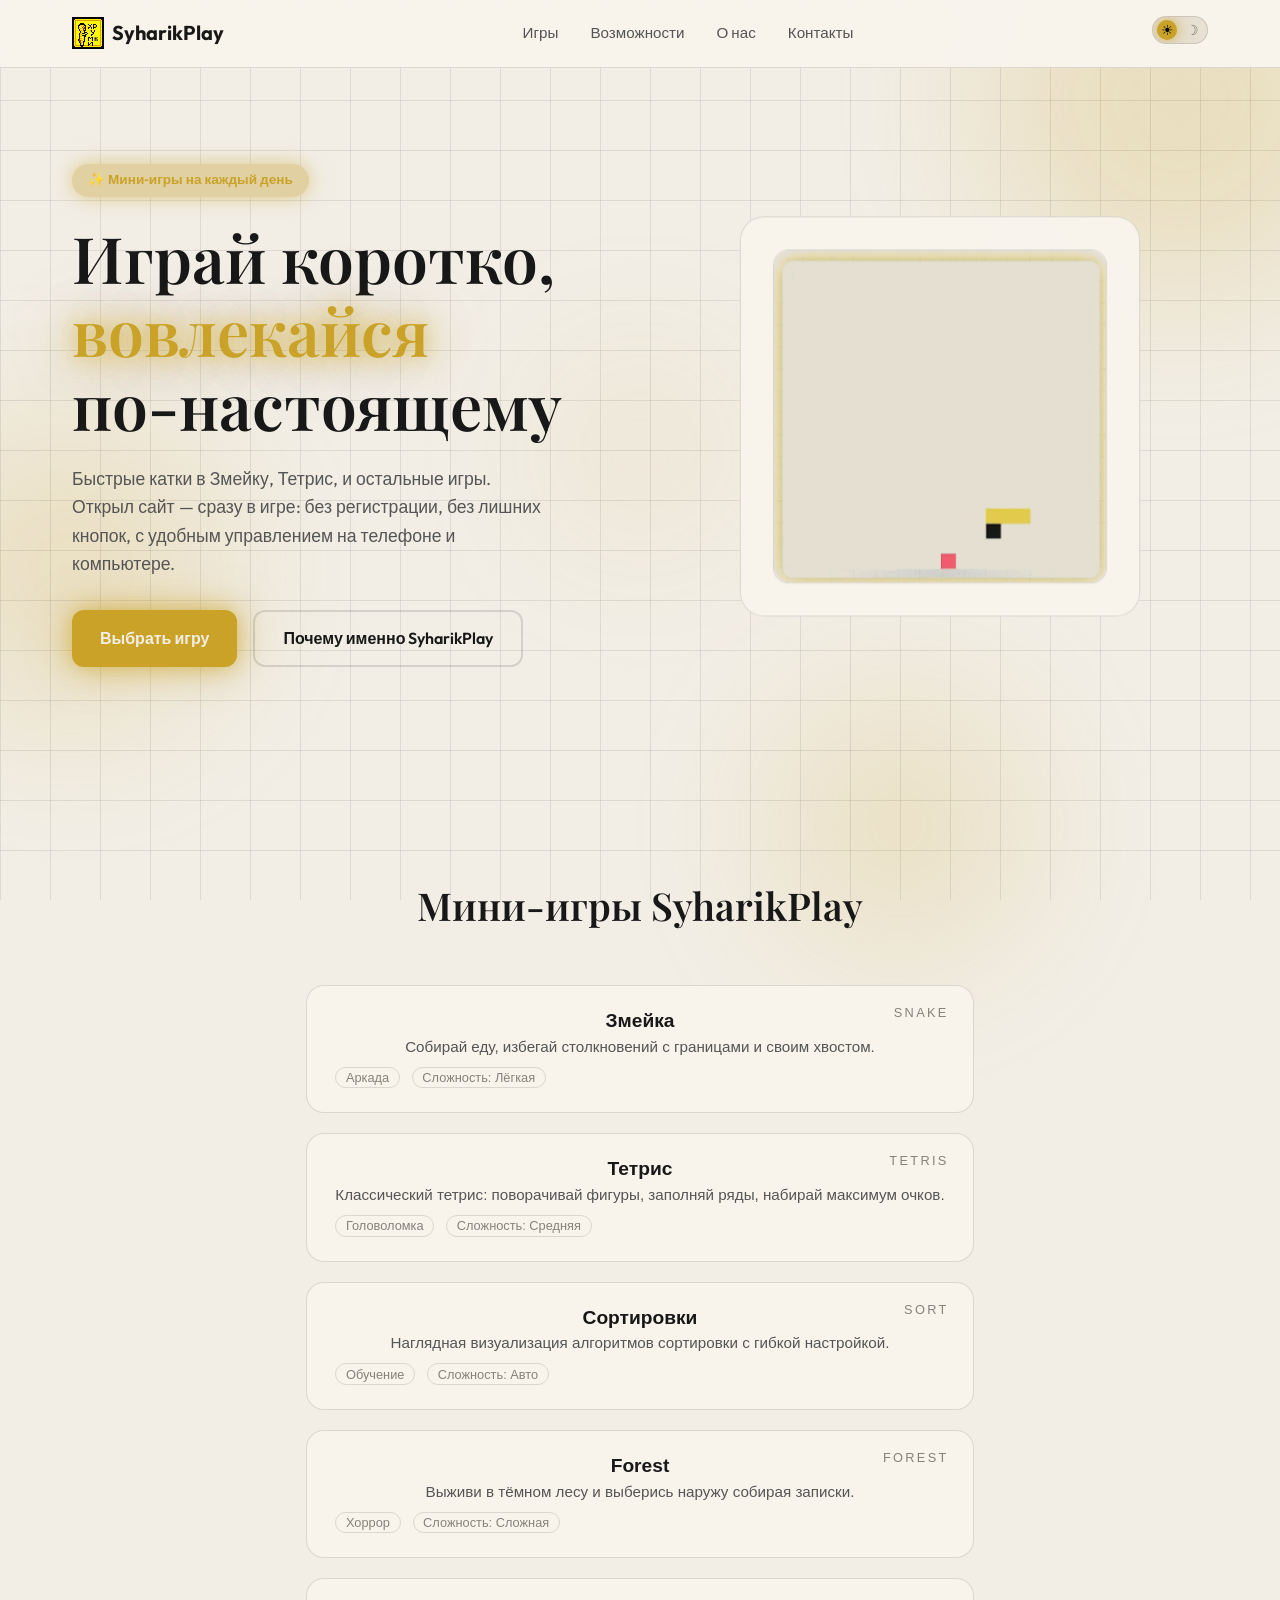
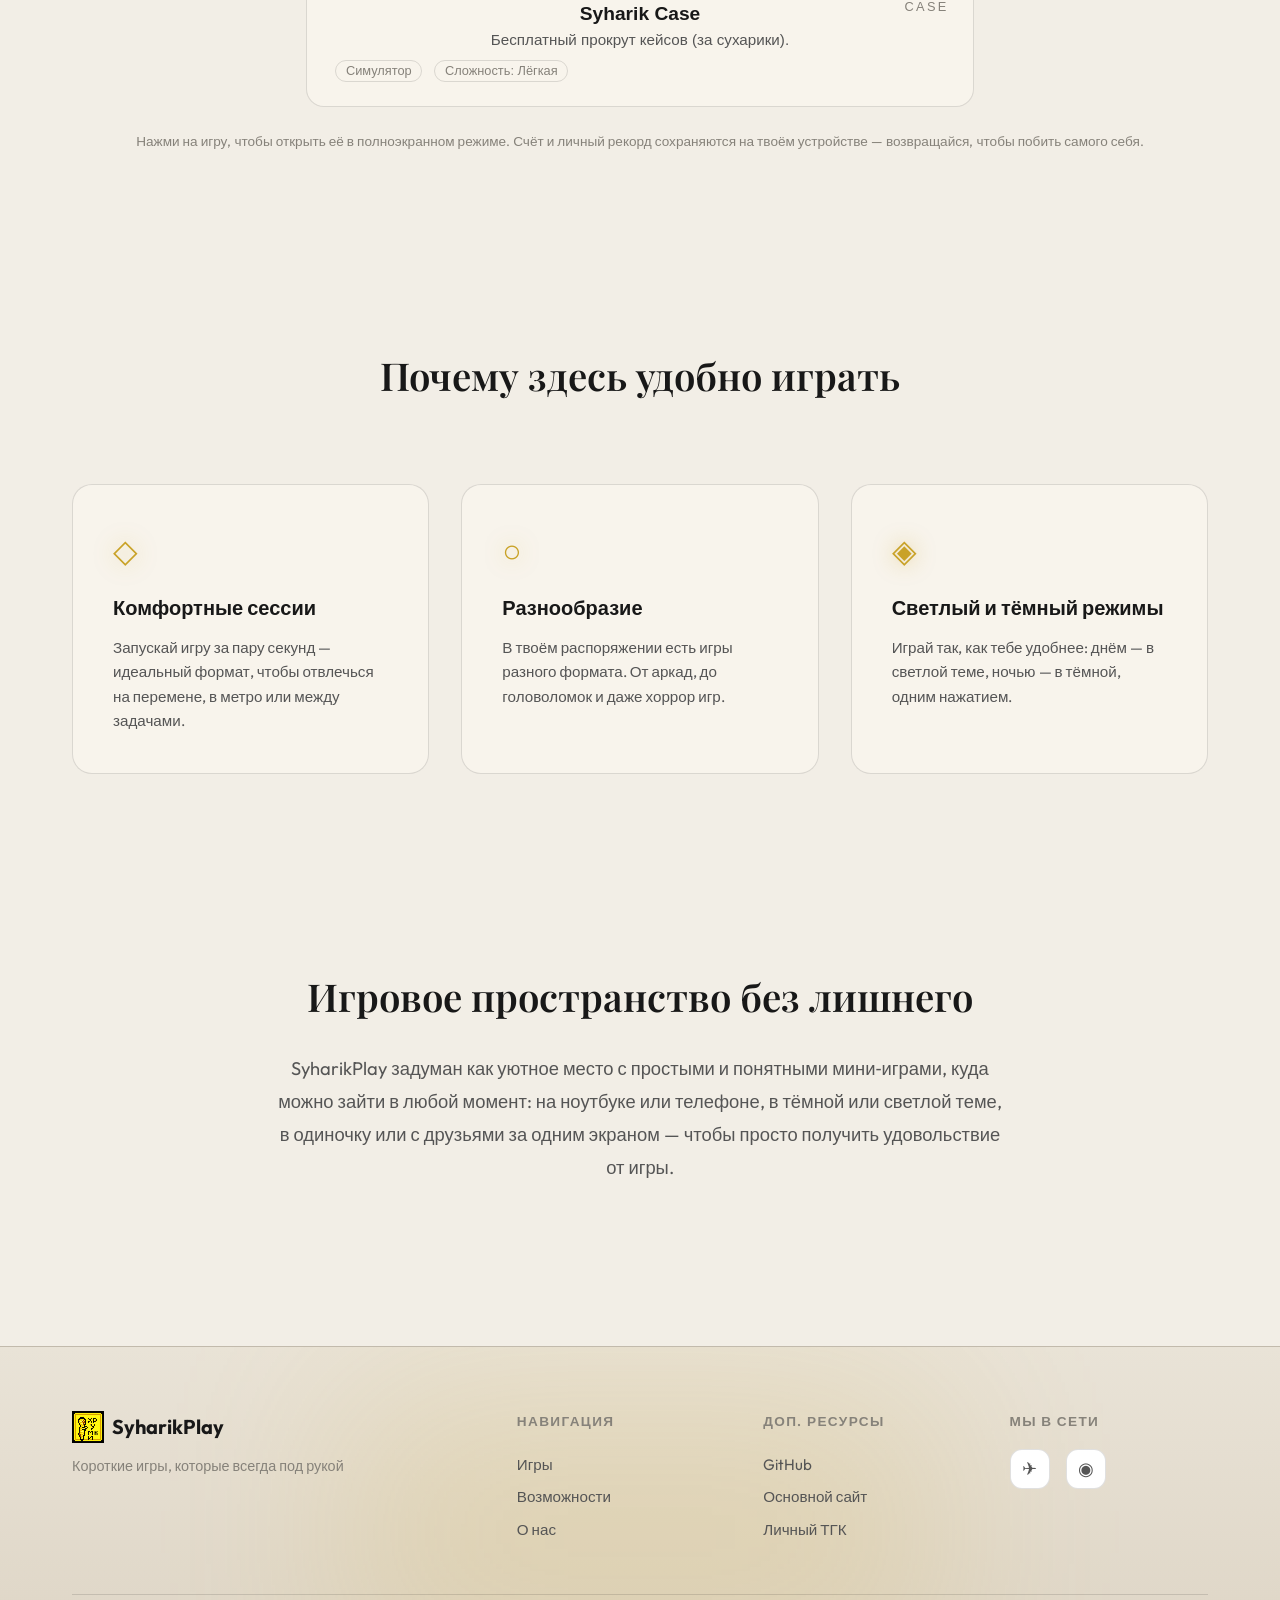
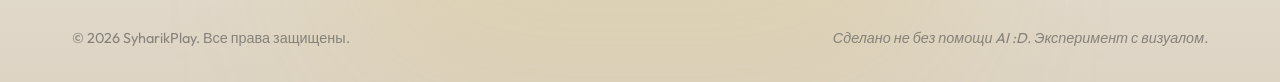
<file: index.html>
<!DOCTYPE html>
<html lang="ru">
<head>
  <meta charset="UTF-8">
  <meta name="viewport" content="width=device-width, initial-scale=1.0, viewport-fit=cover">
  <title>SyharikPlay — играй, соревнуйся, побеждай</title>
  <link rel="preconnect" href="https://fonts.googleapis.com">
  <link rel="preconnect" href="https://fonts.gstatic.com" crossorigin>
  <link href="https://fonts.googleapis.com/css2?family=Outfit:wght@300;400;500;600;700&family=Playfair+Display:ital,wght@0,400;0,600;1,400&display=swap" rel="stylesheet">
  <link rel="stylesheet" href="styles.css">
  <link rel="icon" type="image/x-icon" href="favicon.ico">
</head>
<body>
  <!-- Фоновые светящиеся элементы -->
  <div class="glow-orb-wrap" data-orb="1"><div class="glow-orb glow-orb-1"></div></div>
  <div class="glow-orb-wrap" data-orb="2"><div class="glow-orb glow-orb-2"></div></div>
  <div class="glow-orb-wrap" data-orb="3"><div class="glow-orb glow-orb-3"></div></div>
  <div class="glow-orb-wrap" data-orb="4"><div class="glow-orb glow-orb-4"></div></div>
  <div class="grid-pattern" id="gridPattern"></div>
  <div class="click-ripples" id="clickRipples"></div>

  <!-- Шапка -->
  <header class="header">
    <div class="header-inner">
      <a href="#" class="logo">
        <img class="logo-icon" src="favicon.ico" width="32" height="32">
        <span class="logo-text">SyharikPlay</span>
      </a>

      <div class="nav-overlay" id="navOverlay" aria-hidden="true"></div>
      <button class="nav-toggle" id="navToggle" aria-label="Меню" aria-expanded="false">
        <span class="nav-toggle-bar"></span>
        <span class="nav-toggle-bar"></span>
        <span class="nav-toggle-bar"></span>
      </button>

      <nav class="nav" id="nav">
        <a href="#games" class="nav-link">Игры</a>
        <a href="#features" class="nav-link">Возможности</a>
        <a href="#about" class="nav-link">О нас</a>
        <a href="#contact" class="nav-link">Контакты</a>
      </nav>

      <div class="header-actions">
        <button class="theme-toggle" id="themeToggle" aria-label="Переключить тему">
          <span class="theme-icon theme-icon-sun">☀</span>
          <span class="theme-icon theme-icon-moon">☽</span>
          <span class="theme-toggle-track"></span>
        </button>
      </div>
    </div>
  </header>

  <!-- Основной контент -->
  <main>
    <!-- Hero секция -->
    <section class="hero">
      <div class="hero-content">
        <span class="hero-badge">✨ Мини‑игры на каждый день</span>
        <h1 class="hero-title">
          <span class="hero-title-line">Играй коротко,</span>
          <span class="hero-title-line hero-title-accent">вовлекайся</span>
          <span class="hero-title-line">по‑настоящему</span>
        </h1>
        <p class="hero-description">
          Быстрые катки в Змейку, Тетрис, и остальные игры. 
          Открыл сайт — сразу в игре: без регистрации, без лишних кнопок, 
          с удобным управлением на телефоне и компьютере.
        </p>
        <div class="hero-actions">
          <a href="#games" class="btn btn-primary">Выбрать игру</a>
          <a href="#about" class="btn btn-ghost">Почему именно SyharikPlay</a>
        </div>
      </div>
      <div class="hero-visual">
        <div class="glow-card hero-card">
          <div class="hero-card-inner">
            <img
              src="hero-animation-light.gif"
              alt="Анимированная иллюстрация игрового процесса SyharikPlay"
              class="hero-gif"
              loading="lazy"
            >
          </div>
        </div>
      </div>
    </section>

    <!-- Секция игр -->
    <section class="games" id="games">
      <h2 class="section-title">Мини‑игры SyharikPlay</h2>

      <div class="games-layout">
        <div class="games-list" id="gamesList">
          <!-- Карточки игр создаются из JS, чтобы их было проще конфигурировать -->
        </div>
      </div>

      <p class="games-hint games-hint-center">
        Нажми на игру, чтобы открыть её в полноэкранном режиме. 
        Счёт и личный рекорд сохраняются на твоём устройстве — возвращайся, чтобы побить самого себя.
      </p>
    </section>

    <!-- Секция возможностей -->
    <section class="features" id="features">
      <h2 class="section-title">Почему здесь удобно играть</h2>
      <div class="features-grid">
        <article class="feature-card glow-card">
          <div class="feature-icon">◇</div>
          <h3>Комфортные сессии</h3>
          <p>Запускай игру за пару секунд — идеальный формат, чтобы отвлечься на перемене, в метро или между задачами.</p>
        </article>
        <article class="feature-card glow-card">
          <div class="feature-icon">○</div>
          <h3>Разнообразие</h3>
          <p>В твоём распоряжении есть игры разного формата. От аркад, до головоломок и даже хоррор игр.</p>
        </article>
        <article class="feature-card glow-card">
          <div class="feature-icon">◈</div>
          <h3>Светлый и тёмный режимы</h3>
          <p>Играй так, как тебе удобнее: днём — в светлой теме, ночью — в тёмной, одним нажатием.</p>
        </article>
      </div>
    </section>

    <!-- О нас -->
    <section class="about" id="about">
      <div class="about-content">
        <h2 class="section-title">Игровое пространство без лишнего</h2>
        <p class="about-text">
          SyharikPlay задуман как уютное место с простыми и понятными мини‑играми, 
          куда можно зайти в любой момент: на ноутбуке или телефоне, в тёмной или светлой теме, 
          в одиночку или с друзьями за одним экраном — чтобы просто получить удовольствие от игры.
        </p>
      </div>
    </section>
  </main>

  <!-- Футер -->
  <footer class="footer" id="contact">
    <div class="footer-glow"></div>
    <div class="footer-inner">
      <div class="footer-grid">
        <div class="footer-brand">
          <a href="#" class="footer-logo">
          <img class="logo-icon" src="favicon.ico" width="32" height="32">
            SyharikPlay
          </a>
          <p class="footer-tagline">Короткие игры, которые всегда под рукой</p>
        </div>

        <div class="footer-links">
          <h4>Навигация</h4>
          <a href="#games">Игры</a>
          <a href="#features">Возможности</a>
          <a href="#about">О нас</a>
        </div>

        <div class="footer-links">
          <h4>Доп. Ресурсы</h4>
          <a href="https://github.com/Syharik3316/SyharikPlay">GitHub</a>
          <a href="https://syharik.ru">Основной сайт</a>
          <a href="https://t.me/+Bpa8uDYhQ9tmMDAy">Личный ТГК</a>
        </div>

        <div class="footer-social">
          <h4>Мы в сети</h4>
          <div class="social-links">
            <a href="https://t.me/Syharik3316" class="social-link" aria-label="Telegram">✈</a>
            <a href="https://syharik.ru" class="social-link" aria-label="Syharik">◉</a>
          </div>
        </div>
      </div>

      <div class="footer-bottom">
        <p>© 2026 SyharikPlay. Все права защищены.</p>
        <p class="footer-made">Сделано не без помощи AI :D. Эксперимент с визуалом.</p>
      </div>
    </div>
  </footer>

  <script src="snake.js"></script>
  <script src="tetris.js"></script>
  <script src="script.js"></script>
</body>
</html>
</file>
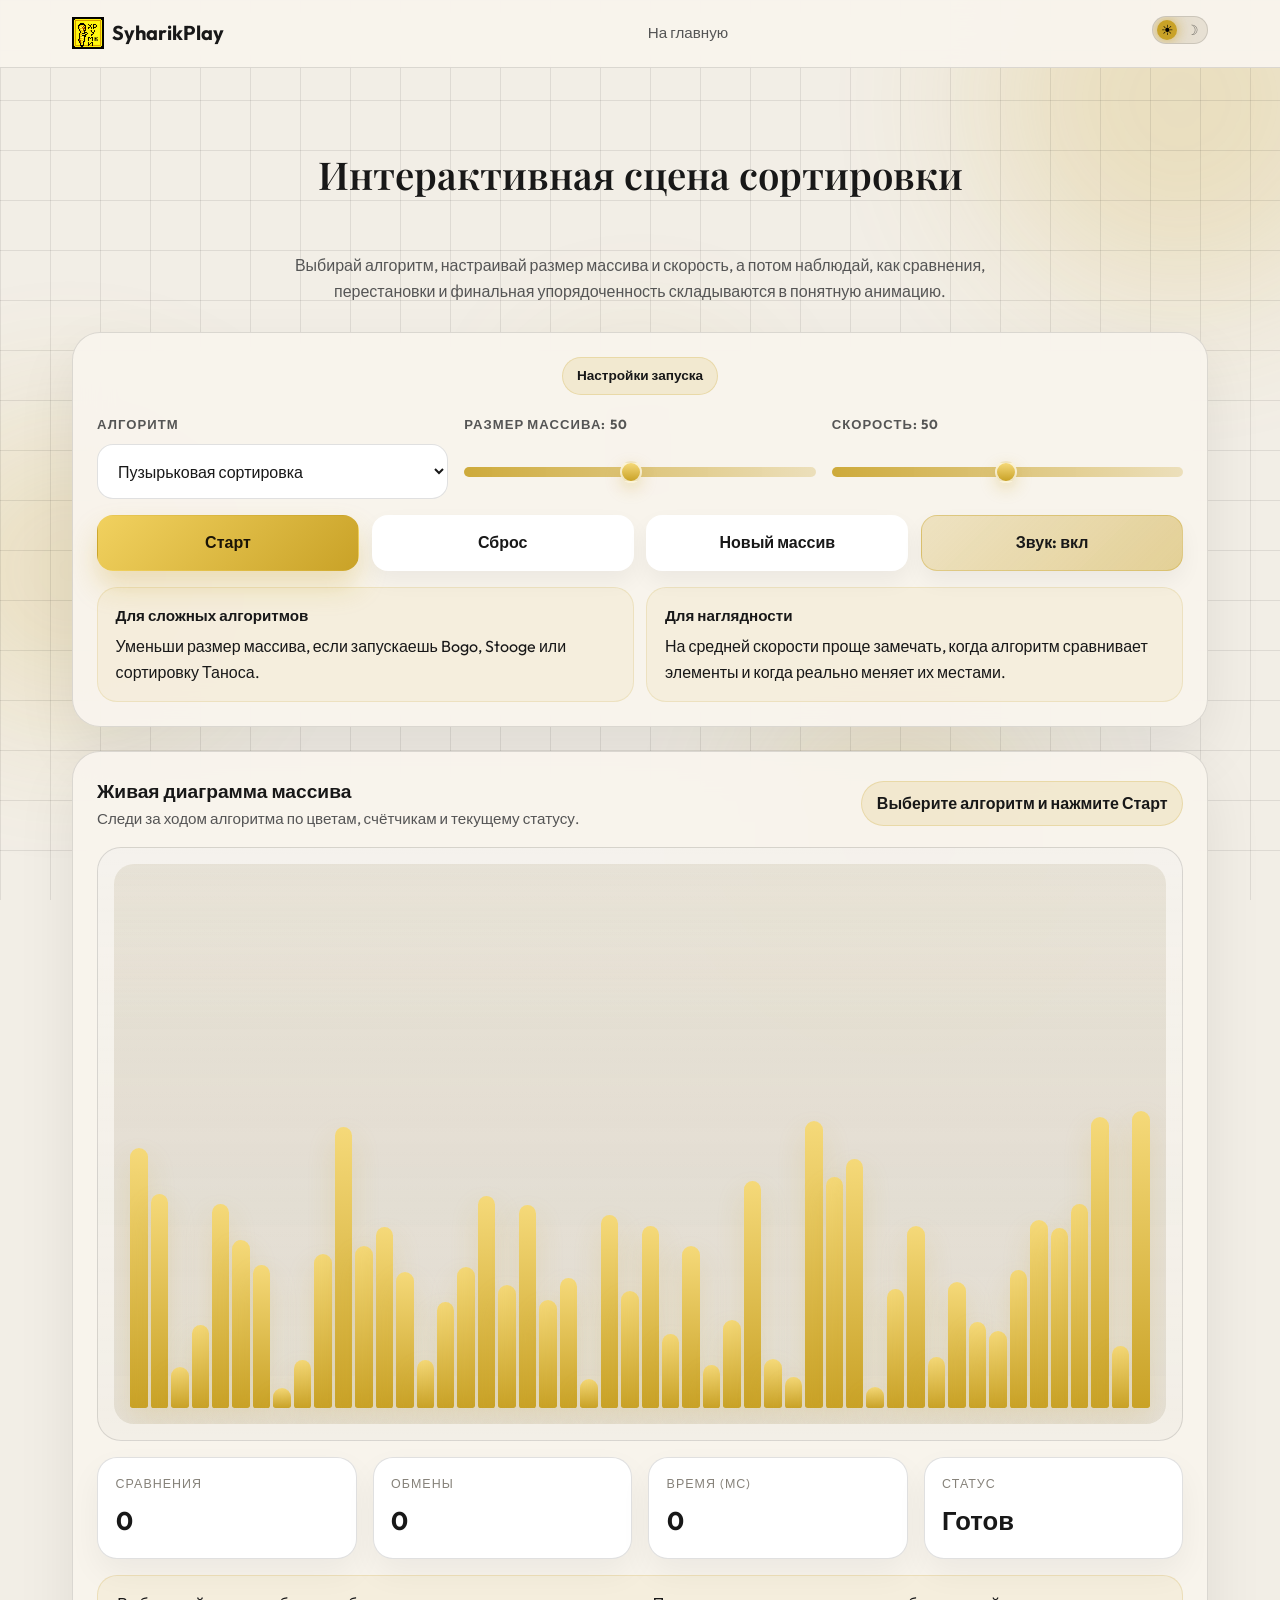
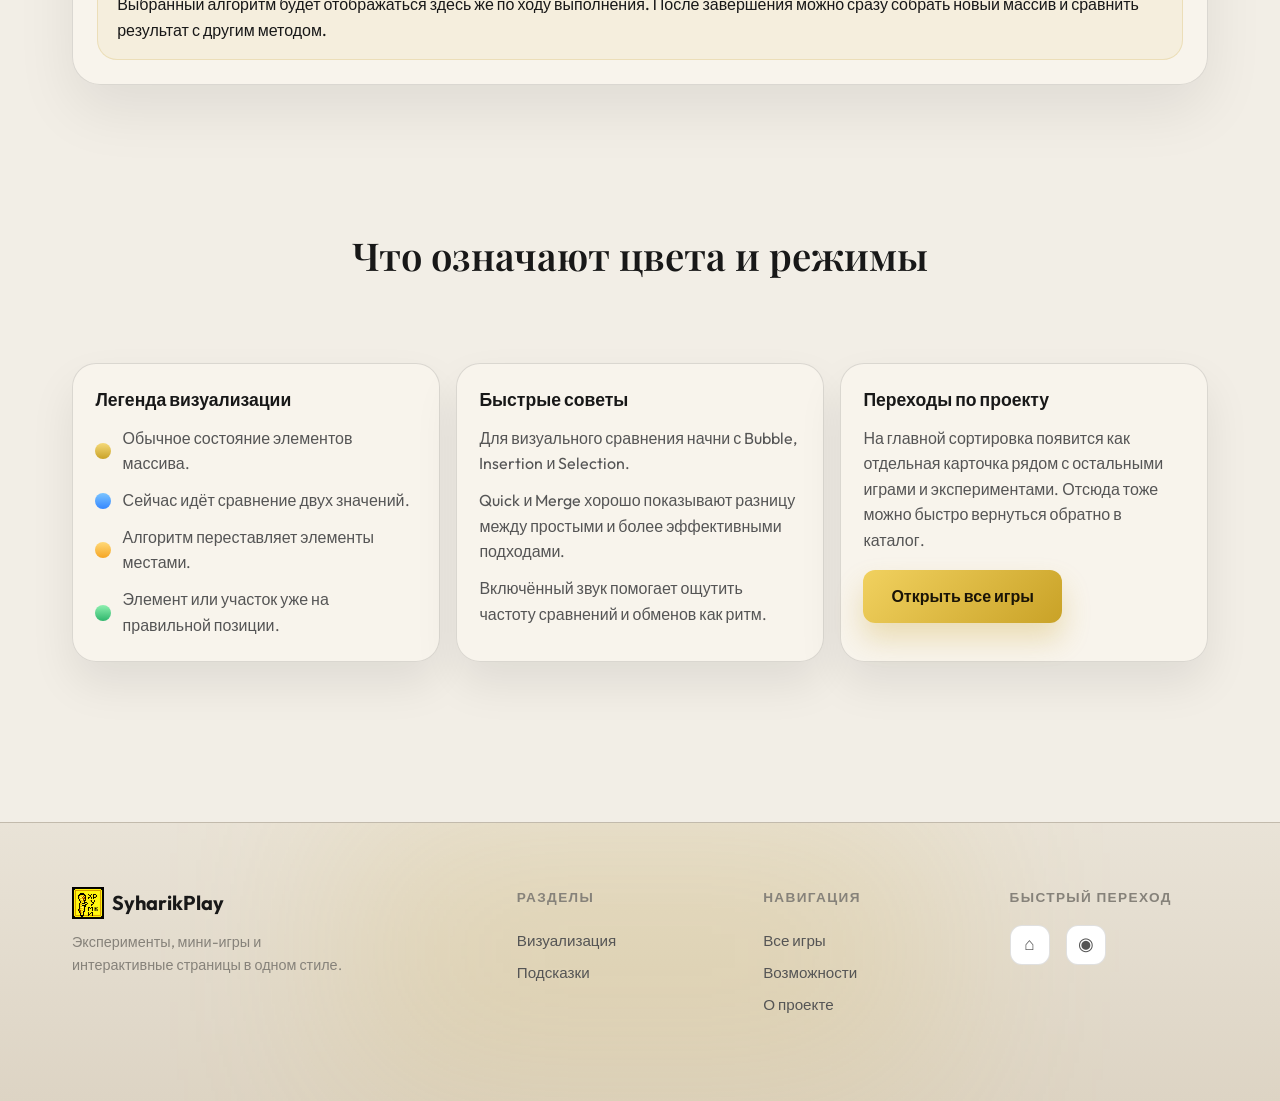
<file: sort.html>
<!DOCTYPE html>
<html lang="ru">
<head>
    <meta charset="UTF-8">
    <meta name="viewport" content="width=device-width, initial-scale=1.0, viewport-fit=cover">
    <title>SyharikPlay - Визуализация сортировок</title>
    <link rel="preconnect" href="https://fonts.googleapis.com">
    <link rel="preconnect" href="https://fonts.gstatic.com" crossorigin>
    <link href="https://fonts.googleapis.com/css2?family=Outfit:wght@300;400;500;600;700&family=Playfair+Display:ital,wght@0,400;0,600;1,400&display=swap" rel="stylesheet">
    <link rel="stylesheet" href="styles.css">
    <link rel="icon" type="image/x-icon" href="favicon.ico">
    <style>
        .sorting-page main {
            position: relative;
            z-index: 1;
        }

        .sorting-page .sorting-section,
        .sorting-page .footer-inner,
        .sorting-page .header-inner {
            max-width: 1200px;
            margin: 0 auto;
        }

        .sorting-section {
            padding: 4.75rem 2rem 4rem;
        }

        .section-heading {
            margin-bottom: 1.75rem;
        }

        .section-heading > div {
            display: grid;
            justify-items: center;
            text-align: center;
        }

        .section-heading p {
            max-width: 760px;
            color: var(--text-secondary);
        }

        .sorting-shell {
            display: grid;
            grid-template-columns: minmax(0, 1fr);
            gap: 1.5rem;
        }

        .sorting-card {
            background: var(--bg-card);
            border: 1px solid var(--border);
            border-radius: 28px;
            backdrop-filter: blur(18px);
            -webkit-backdrop-filter: blur(18px);
            box-shadow: 0 25px 60px var(--shadow);
            min-width: 0;
        }

        .controls-panel {
            padding: 1.5rem;
            display: flex;
            align-items: flex-end;
            gap: 1rem;
            flex-wrap: wrap;
        }

        .controls-panel-header {
            flex: 1 1 100%;
            display: grid;
            justify-items: center;
            margin-bottom: 0.15rem;
        }

        .panel-badge {
            display: inline-flex;
            align-items: center;
            width: fit-content;
            border-radius: 999px;
            padding: 0.45rem 0.85rem;
            background: rgba(201, 162, 39, 0.14);
            border: 1px solid rgba(201, 162, 39, 0.24);
            color: var(--text-primary);
            font-size: 0.85rem;
            font-weight: 600;
        }

        .panel-title {
            font-family: 'Playfair Display', serif;
            font-size: clamp(1.5rem, 2.2vw, 2rem);
            line-height: 1.05;
        }

        .panel-text {
            color: var(--text-secondary);
            max-width: 420px;
        }

        .controls {
            display: grid;
            grid-template-columns: repeat(3, minmax(180px, 1fr));
            gap: 1rem;
            flex: 2 1 520px;
            min-width: min(100%, 520px);
            width: 100%;
        }

        .control-group {
            display: grid;
            gap: 0.6rem;
            min-width: 0;
        }

        .control-group label {
            font-size: 0.82rem;
            font-weight: 700;
            letter-spacing: 0.08em;
            text-transform: uppercase;
            color: var(--text-secondary);
        }

        .control-group select,
        .control-group input[type="range"] {
            width: 100%;
        }

        .control-group select {
            border: 1px solid var(--border);
            border-radius: 16px;
            background: var(--bg-elevated);
            color: var(--text-primary);
            padding: 0.95rem 1rem;
            font: inherit;
            box-shadow: inset 0 1px 0 rgba(255, 255, 255, 0.08);
        }

        .control-group select:focus {
            outline: none;
            border-color: var(--accent);
            box-shadow: 0 0 0 4px rgba(201, 162, 39, 0.12);
        }

        .control-group input[type="range"] {
            appearance: none;
            height: 10px;
            border-radius: 999px;
            background: linear-gradient(90deg, rgba(201, 162, 39, 0.9), rgba(201, 162, 39, 0.25));
            cursor: pointer;
        }

        .control-group input[type="range"]::-webkit-slider-thumb {
            appearance: none;
            width: 22px;
            height: 22px;
            border-radius: 50%;
            border: 2px solid rgba(255, 255, 255, 0.7);
            background: linear-gradient(180deg, #f5d979 0%, var(--accent) 100%);
            box-shadow: 0 6px 16px rgba(201, 162, 39, 0.28);
        }

        .control-group input[type="range"]::-moz-range-thumb {
            width: 22px;
            height: 22px;
            border: 2px solid rgba(255, 255, 255, 0.7);
            border-radius: 50%;
            background: linear-gradient(180deg, #f5d979 0%, var(--accent) 100%);
            box-shadow: 0 6px 16px rgba(201, 162, 39, 0.28);
        }

        .buttons {
            display: flex;
            flex-wrap: wrap;
            gap: 0.8rem;
            flex: 1 1 100%;
            width: 100%;
        }

        .buttons button {
            flex: 1 1 0;
            min-height: 52px;
            min-width: 0;
            border-radius: 16px;
            border: 1px solid transparent;
            padding: 0.9rem 1.1rem;
            font: inherit;
            font-weight: 700;
            cursor: pointer;
            transition: transform 0.25s ease, box-shadow 0.25s ease, border-color 0.25s ease, background 0.25s ease, color 0.25s ease;
        }

        .buttons button:hover:not(:disabled) {
            transform: translateY(-2px);
        }

        .btn-primary {
            background: linear-gradient(135deg, #f1d15f 0%, var(--accent) 100%);
            color: #1a1407;
            box-shadow: 0 16px 28px rgba(201, 162, 39, 0.28);
        }

        .btn-secondary,
        .btn-sound {
            background: var(--bg-elevated);
            color: var(--text-primary);
            border-color: var(--border);
            box-shadow: 0 10px 22px rgba(0, 0, 0, 0.05);
        }

        [data-theme="dark"] .btn-secondary,
        [data-theme="dark"] .btn-sound {
            box-shadow: 0 10px 22px rgba(0, 0, 0, 0.18);
        }

        .btn-sound.active {
            background: linear-gradient(135deg, rgba(201, 162, 39, 0.22), rgba(201, 162, 39, 0.44));
            border-color: rgba(201, 162, 39, 0.38);
            color: var(--text-primary);
        }

        .buttons button:disabled {
            opacity: 0.55;
            cursor: not-allowed;
            transform: none;
        }

        .control-notes {
            display: grid;
            grid-template-columns: repeat(2, minmax(0, 1fr));
            gap: 0.8rem;
            flex: 1 1 100%;
        }

        .note-card {
            padding: 1rem 1.1rem;
            border-radius: 20px;
            background: rgba(201, 162, 39, 0.08);
            border: 1px solid rgba(201, 162, 39, 0.16);
        }

        .note-card strong {
            display: block;
            margin-bottom: 0.35rem;
            font-size: 0.95rem;
        }

        .workspace-panel {
            padding: 1.5rem;
            display: grid;
            gap: 1rem;
            min-width: 0;
        }

        .workspace-topline {
            display: flex;
            justify-content: space-between;
            align-items: center;
            gap: 1rem;
            flex-wrap: wrap;
        }

        .workspace-topline h2 {
            font-size: 1.2rem;
        }

        .workspace-subtitle {
            color: var(--text-secondary);
            font-size: 0.95rem;
        }

        .workspace-topline > div:first-child {
            min-width: 0;
        }

        .status-chip {
            display: inline-flex;
            align-items: center;
            justify-content: center;
            gap: 0.5rem;
            padding: 0.55rem 0.9rem;
            border-radius: 999px;
            background: rgba(201, 162, 39, 0.14);
            border: 1px solid rgba(201, 162, 39, 0.24);
            font-weight: 600;
            color: var(--text-primary);
            max-width: 100%;
            white-space: normal;
            text-align: center;
        }

        .visualization-shell {
            padding: 1rem;
            border-radius: 24px;
            background:
                linear-gradient(180deg, rgba(255, 255, 255, 0.2), transparent),
                rgba(10, 10, 12, 0.02);
            border: 1px solid var(--border);
            min-width: 0;
        }

        .visualization {
            display: flex;
            align-items: flex-end;
            justify-content: center;
            min-height: 560px;
            gap: 3px;
            padding: 1rem;
            overflow: hidden;
            border-radius: 20px;
            background:
                linear-gradient(180deg, rgba(255, 255, 255, 0.12), transparent 30%),
                linear-gradient(180deg, rgba(201, 162, 39, 0.08), rgba(201, 162, 39, 0.03)),
                rgba(11, 13, 18, 0.06);
        }

        [data-theme="dark"] .visualization {
            background:
                linear-gradient(180deg, rgba(255, 255, 255, 0.03), transparent 28%),
                linear-gradient(180deg, rgba(232, 197, 71, 0.08), rgba(232, 197, 71, 0.02)),
                rgba(0, 0, 0, 0.22);
        }

        .bar {
            flex: 1;
            min-width: 4px;
            background: linear-gradient(180deg, #f5d979 0%, var(--accent) 100%);
            border-radius: 10px 10px 3px 3px;
            box-shadow: 0 12px 28px rgba(201, 162, 39, 0.2);
            transition: height 0.12s ease, filter 0.12s ease, transform 0.12s ease;
        }

        .bar.compare {
            background: linear-gradient(180deg, #7bc4ff 0%, #3587ff 100%);
            box-shadow: 0 12px 28px rgba(53, 135, 255, 0.24);
            transform: translateY(-4px);
        }

        .bar.swap {
            background: linear-gradient(180deg, #ffd978 0%, #f5a524 100%);
            box-shadow: 0 12px 28px rgba(245, 165, 36, 0.24);
            transform: translateY(-6px);
        }

        .bar.sorted {
            background: linear-gradient(180deg, #8ef0b0 0%, #2fb66c 100%);
            box-shadow: 0 12px 28px rgba(47, 182, 108, 0.24);
        }

        .stats {
            display: grid;
            grid-template-columns: repeat(4, minmax(0, 1fr));
            gap: 1rem;
        }

        .stat-item {
            padding: 1rem 1.1rem;
            border-radius: 20px;
            background: var(--bg-elevated);
            border: 1px solid var(--border);
            box-shadow: 0 14px 32px rgba(0, 0, 0, 0.05);
        }

        .stat-label {
            font-size: 0.78rem;
            text-transform: uppercase;
            letter-spacing: 0.08em;
            color: var(--text-muted);
            margin-bottom: 0.45rem;
        }

        .stat-value {
            font-size: clamp(1.45rem, 2vw, 2rem);
            font-weight: 700;
            color: var(--text-primary);
        }

        .status {
            padding: 1rem 1.2rem;
            border-radius: 20px;
            border: 1px solid rgba(201, 162, 39, 0.2);
            background: rgba(201, 162, 39, 0.08);
            color: var(--text-primary);
            font-weight: 500;
        }

        .info-grid {
            display: grid;
            grid-template-columns: repeat(3, minmax(0, 1fr));
            gap: 1rem;
        }

        .info-card {
            padding: 1.4rem;
            border-radius: 24px;
            background: var(--bg-card);
            border: 1px solid var(--border);
            box-shadow: 0 22px 45px var(--shadow);
        }

        .info-card h3 {
            margin-bottom: 0.7rem;
            font-size: 1.1rem;
        }

        .info-card p,
        .info-card li {
            color: var(--text-secondary);
        }

        .legend-list,
        .tips-list {
            list-style: none;
            display: grid;
            gap: 0.7rem;
        }

        .legend-item {
            display: flex;
            align-items: center;
            gap: 0.7rem;
        }

        .legend-swatch {
            width: 16px;
            height: 16px;
            border-radius: 999px;
            flex: 0 0 auto;
        }

        .legend-swatch.default { background: linear-gradient(180deg, #f5d979 0%, var(--accent) 100%); }
        .legend-swatch.compare { background: linear-gradient(180deg, #7bc4ff 0%, #3587ff 100%); }
        .legend-swatch.swap { background: linear-gradient(180deg, #ffd978 0%, #f5a524 100%); }
        .legend-swatch.sorted { background: linear-gradient(180deg, #8ef0b0 0%, #2fb66c 100%); }

        .footer-note {
            color: var(--text-muted);
            font-size: 0.95rem;
            margin-top: 0.4rem;
        }

        @media (max-width: 1024px) {
            .info-grid {
                grid-template-columns: 1fr;
            }

            .controls {
                grid-template-columns: repeat(2, minmax(180px, 1fr));
            }

            .stats {
                grid-template-columns: repeat(2, minmax(0, 1fr));
            }

            .visualization {
                min-height: 480px;
            }
        }

        @media (max-width: 768px) {
            .sorting-section {
                padding-left: 1rem;
                padding-right: 1rem;
            }

            .sorting-section {
                padding-top: 4rem;
            }

            .controls-panel {
                display: grid;
                padding: 1rem;
                gap: 0.9rem;
            }

            .controls,
            .control-notes {
                grid-template-columns: 1fr;
                min-width: 0;
            }

            .visualization {
                min-height: 340px;
                gap: 2px;
                padding: 0.75rem;
            }

            .buttons {
                flex-direction: column;
            }

            .buttons button {
                width: 100%;
                flex: 1 1 auto;
            }

            .workspace-topline {
                align-items: flex-start;
            }

            .stats {
                grid-template-columns: 1fr;
            }
        }

        @media (max-width: 560px) {
            .sorting-section {
                padding-left: 0.75rem;
                padding-right: 0.75rem;
            }

            .sorting-card,
            .visualization-shell,
            .status,
            .stat-item,
            .info-card {
                border-radius: 20px;
            }

            .controls-panel,
            .workspace-panel {
                padding: 0.9rem;
            }

            .visualization {
                min-height: 300px;
                padding: 0.6rem;
            }
        }
    </style>
</head>
<body class="sorting-page">
    <div class="glow-orb-wrap" data-orb="1"><div class="glow-orb glow-orb-1"></div></div>
    <div class="glow-orb-wrap" data-orb="2"><div class="glow-orb glow-orb-2"></div></div>
    <div class="glow-orb-wrap" data-orb="3"><div class="glow-orb glow-orb-3"></div></div>
    <div class="glow-orb-wrap" data-orb="4"><div class="glow-orb glow-orb-4"></div></div>
    <div class="grid-pattern" id="gridPattern"></div>
    <div class="click-ripples" id="clickRipples"></div>

    <header class="header">
        <div class="header-inner">
            <a href="index.html" class="logo" aria-label="На главную SyharikPlay">
                <img class="logo-icon" src="favicon.ico" width="32" height="32" alt="">
                <span class="logo-text">SyharikPlay</span>
            </a>

            <div class="nav-overlay" id="navOverlay" aria-hidden="true"></div>
            <button class="nav-toggle" id="navToggle" aria-label="Меню" aria-expanded="false">
                <span class="nav-toggle-bar"></span>
                <span class="nav-toggle-bar"></span>
                <span class="nav-toggle-bar"></span>
            </button>

            <nav class="nav" id="nav">
                <a href="index.html" class="nav-link">На главную</a>
            </nav>

            <div class="header-actions">
                <button class="theme-toggle" id="themeToggle" aria-label="Переключить тему">
                    <span class="theme-icon theme-icon-sun">☀</span>
                    <span class="theme-icon theme-icon-moon">☽</span>
                    <span class="theme-toggle-track"></span>
                </button>
            </div>
        </div>
    </header>

    <main>
        <section class="sorting-section" id="playground">
            <div class="section-heading">
                <div>
                    <h2 class="section-title">Интерактивная сцена сортировки</h2>
                    <p>
                        Выбирай алгоритм, настраивай размер массива и скорость, а потом наблюдай, как сравнения,
                        перестановки и финальная упорядоченность складываются в понятную анимацию.
                    </p>
                </div>
            </div>

            <div class="sorting-shell">
                <aside class="sorting-card controls-panel">
                    <div class="controls-panel-header">
                        <span class="panel-badge">Настройки запуска</span>
                    </div>

                    <div class="controls">
                        <div class="control-group">
                            <label for="algorithm">Алгоритм</label>
                            <select id="algorithm">
                                <option value="bubble">Пузырьковая сортировка</option>
                                <option value="selection">Сортировка выбором</option>
                                <option value="insertion">Сортировка вставками</option>
                                <option value="quick">Быстрая сортировка</option>
                                <option value="merge">Сортировка слиянием</option>
                                <option value="heap">Пирамидальная сортировка</option>
                                <option value="shell">Сортировка Шелла</option>
                                <option value="cocktail">Коктейльная сортировка</option>
                                <option value="gnome">Гномья сортировка</option>
                                <option value="oddEven">Чётно-нечётная сортировка</option>
                                <option value="cycle">Циклическая сортировка</option>
                                <option value="bogo">Bogo Sort</option>
                                <option value="stooge">Stooge Sort</option>
                                <option value="tanos">Сортировка Таноса</option>
                            </select>
                        </div>

                        <div class="control-group">
                            <label for="arraySize">Размер массива: <span id="sizeValue">50</span></label>
                            <input type="range" id="arraySize" min="5" max="100" value="50">
                        </div>

                        <div class="control-group">
                            <label for="speed">Скорость: <span id="speedValue">50</span></label>
                            <input type="range" id="speed" min="1" max="100" value="50">
                        </div>
                    </div>

                    <div class="buttons">
                        <button class="btn-primary" id="startBtn">Старт</button>
                        <button class="btn-secondary" id="resetBtn">Сброс</button>
                        <button class="btn-secondary" id="newArrayBtn">Новый массив</button>
                        <button class="btn-sound active" id="soundBtn">Звук: вкл</button>
                    </div>

                    <div class="control-notes">
                        <div class="note-card">
                            <strong>Для сложных алгоритмов</strong>
                            Уменьши размер массива, если запускаешь Bogo, Stooge или сортировку Таноса.
                        </div>
                        <div class="note-card">
                            <strong>Для наглядности</strong>
                            На средней скорости проще замечать, когда алгоритм сравнивает элементы и когда реально меняет их местами.
                        </div>
                    </div>
                </aside>

                <section class="sorting-card workspace-panel" aria-label="Зона визуализации">
                    <div class="workspace-topline">
                        <div>
                            <h2>Живая диаграмма массива</h2>
                            <p class="workspace-subtitle">Следи за ходом алгоритма по цветам, счётчикам и текущему статусу.</p>
                        </div>
                        <div class="status-chip" id="algorithmStatus">Выберите алгоритм и нажмите Старт</div>
                    </div>

                    <div class="visualization-shell">
                        <div class="visualization" id="visualization"></div>
                    </div>

                    <div class="stats">
                        <div class="stat-item">
                            <div class="stat-label">Сравнения</div>
                            <div class="stat-value" id="comparisons">0</div>
                        </div>
                        <div class="stat-item">
                            <div class="stat-label">Обмены</div>
                            <div class="stat-value" id="swaps">0</div>
                        </div>
                        <div class="stat-item">
                            <div class="stat-label">Время (мс)</div>
                            <div class="stat-value" id="time">0</div>
                        </div>
                        <div class="stat-item">
                            <div class="stat-label">Статус</div>
                            <div class="stat-value" id="status">Готов</div>
                        </div>
                    </div>

                    <div class="status">
                        Выбранный алгоритм будет отображаться здесь же по ходу выполнения. После завершения можно сразу собрать новый массив и сравнить результат с другим методом.
                    </div>
                </section>
            </div>
        </section>

        <section class="sorting-section" id="insights">
            <div class="section-heading">
                <div>
                    <h2 class="section-title">Что означают цвета и режимы</h2>
                </div>
            </div>

            <div class="info-grid">
                <article class="info-card">
                    <h3>Легенда визуализации</h3>
                    <ul class="legend-list">
                        <li class="legend-item"><span class="legend-swatch default"></span><span>Обычное состояние элементов массива.</span></li>
                        <li class="legend-item"><span class="legend-swatch compare"></span><span>Сейчас идёт сравнение двух значений.</span></li>
                        <li class="legend-item"><span class="legend-swatch swap"></span><span>Алгоритм переставляет элементы местами.</span></li>
                        <li class="legend-item"><span class="legend-swatch sorted"></span><span>Элемент или участок уже на правильной позиции.</span></li>
                    </ul>
                </article>

                <article class="info-card">
                    <h3>Быстрые советы</h3>
                    <ul class="tips-list">
                        <li>Для визуального сравнения начни с Bubble, Insertion и Selection.</li>
                        <li>Quick и Merge хорошо показывают разницу между простыми и более эффективными подходами.</li>
                        <li>Включённый звук помогает ощутить частоту сравнений и обменов как ритм.</li>
                    </ul>
                </article>

                <article class="info-card">
                    <h3>Переходы по проекту</h3>
                    <p>
                        На главной сортировка появится как отдельная карточка рядом с остальными играми и экспериментами.
                        Отсюда тоже можно быстро вернуться обратно в каталог.
                    </p>
                    <div class="hero-actions" style="margin-top: 1rem;">
                        <a href="index.html#games" class="btn btn-primary">Открыть все игры</a>
                    </div>
                </article>
            </div>
        </section>
    </main>

    <footer class="footer" id="contact">
        <div class="footer-glow"></div>
        <div class="footer-inner">
            <div class="footer-grid">
                <div class="footer-brand">
                    <a href="index.html" class="footer-logo">
                        <img class="logo-icon" src="favicon.ico" width="32" height="32" alt="">
                        SyharikPlay
                    </a>
                    <p class="footer-tagline">Эксперименты, мини-игры и интерактивные страницы в одном стиле.</p>
                </div>

                <div class="footer-links">
                    <h4>Разделы</h4>
                    <a href="#playground">Визуализация</a>
                    <a href="#insights">Подсказки</a>
                </div>

                <div class="footer-links">
                    <h4>Навигация</h4>
                    <a href="index.html#games">Все игры</a>
                    <a href="index.html#features">Возможности</a>
                    <a href="index.html#about">О проекте</a>
                </div>

                <div class="footer-social">
                    <h4>Быстрый переход</h4>
                    <div class="social-links">
                        <a href="index.html#games" class="social-link" aria-label="Каталог игр">⌂</a>
                        <a href="https://github.com/Syharik3316/SyharikPlay" class="social-link" aria-label="GitHub">◉</a>
                    </div>
                </div>
            </div>
        </div>
    </footer>

    <script src="script.js"></script>
    <script>
        let audioContext = null;
        let soundEnabled = true;

        function initAudio() {
            if (!audioContext) {
                audioContext = new (window.AudioContext || window.webkitAudioContext)();
            }
        }

        function playSound(frequency, duration = 0.1, type = 'sine') {
            if (!soundEnabled || !audioContext) return;

            try {
                const oscillator = audioContext.createOscillator();
                const gainNode = audioContext.createGain();

                oscillator.connect(gainNode);
                gainNode.connect(audioContext.destination);

                oscillator.frequency.value = frequency;
                oscillator.type = type;

                gainNode.gain.setValueAtTime(0.1, audioContext.currentTime);
                gainNode.gain.exponentialRampToValueAtTime(0.01, audioContext.currentTime + duration);

                oscillator.start(audioContext.currentTime);
                oscillator.stop(audioContext.currentTime + duration);
            } catch (e) {
                console.log('Audio error:', e);
            }
        }

        function playCompareSound() {
            playSound(400 + Math.random() * 200, 0.05, 'sine');
        }

        function playSwapSound() {
            playSound(300 + Math.random() * 100, 0.08, 'triangle');
        }

        function playSortedSound() {
            playSound(800, 0.1, 'sine');
            setTimeout(() => playSound(1000, 0.1, 'sine'), 100);
            setTimeout(() => playSound(1200, 0.2, 'sine'), 200);
        }

        let array = [];
        let isSorting = false;
        let shouldStop = false;
        let comparisons = 0;
        let swaps = 0;
        let startTime = 0;

        const visualization = document.getElementById('visualization');
        const algorithmSelect = document.getElementById('algorithm');
        const arraySizeInput = document.getElementById('arraySize');
        const speedInput = document.getElementById('speed');
        const startBtn = document.getElementById('startBtn');
        const resetBtn = document.getElementById('resetBtn');
        const newArrayBtn = document.getElementById('newArrayBtn');
        const soundBtn = document.getElementById('soundBtn');
        const sizeValue = document.getElementById('sizeValue');
        const speedValue = document.getElementById('speedValue');
        const comparisonsEl = document.getElementById('comparisons');
        const swapsEl = document.getElementById('swaps');
        const timeEl = document.getElementById('time');
        const statusEl = document.getElementById('status');
        const algorithmStatus = document.getElementById('algorithmStatus');

        function init() {
            createArray();
            updateControls();
            syncSoundButton();
        }

        function createArray() {
            const size = parseInt(arraySizeInput.value, 10);
            array = [];
            for (let i = 0; i < size; i++) {
                array.push(Math.floor(Math.random() * 300) + 20);
            }
            renderArray();
        }

        function renderArray(highlightIndices = [], type = '') {
            visualization.innerHTML = '';
            array.forEach((value, index) => {
                const bar = document.createElement('div');
                bar.className = 'bar';
                bar.style.height = `${value}px`;

                if (highlightIndices.includes(index)) {
                    bar.classList.add(type);
                }

                visualization.appendChild(bar);
            });
        }

        function updateControls() {
            sizeValue.textContent = arraySizeInput.value;
            speedValue.textContent = speedInput.value;
        }

        function getDelay() {
            return 101 - parseInt(speedInput.value, 10);
        }

        function sleep(ms) {
            return new Promise(resolve => setTimeout(resolve, ms));
        }

        function setAlgorithmMessage(message) {
            algorithmStatus.textContent = message;
        }

        function syncSoundButton() {
            soundBtn.classList.toggle('active', soundEnabled);
            soundBtn.textContent = soundEnabled ? 'Звук: вкл' : 'Звук: выкл';
        }

        async function swap(i, j) {
            if (shouldStop) throw new Error('Stopped');
            [array[i], array[j]] = [array[j], array[i]];
            swaps++;
            swapsEl.textContent = swaps;
            renderArray([i, j], 'swap');
            playSwapSound();
            await sleep(getDelay());
        }

        async function compare(i, j) {
            if (shouldStop) throw new Error('Stopped');
            comparisons++;
            comparisonsEl.textContent = comparisons;
            renderArray([i, j], 'compare');
            playCompareSound();
            await sleep(getDelay());
        }

        async function markSorted(indices) {
            if (shouldStop) throw new Error('Stopped');
            renderArray(indices, 'sorted');
            await sleep(getDelay());
        }

        async function bubbleSort() {
            const n = array.length;
            for (let i = 0; i < n - 1; i++) {
                for (let j = 0; j < n - i - 1; j++) {
                    await compare(j, j + 1);
                    if (array[j] > array[j + 1]) {
                        await swap(j, j + 1);
                    }
                }
                await markSorted([n - i - 1]);
            }
            await markSorted([0]);
        }

        async function selectionSort() {
            const n = array.length;
            for (let i = 0; i < n - 1; i++) {
                let minIdx = i;
                for (let j = i + 1; j < n; j++) {
                    await compare(minIdx, j);
                    if (array[j] < array[minIdx]) {
                        minIdx = j;
                    }
                }
                if (minIdx !== i) {
                    await swap(i, minIdx);
                }
                await markSorted([i]);
            }
            await markSorted([n - 1]);
        }

        async function insertionSort() {
            const n = array.length;
            for (let i = 1; i < n; i++) {
                const key = array[i];
                let j = i - 1;

                while (j >= 0) {
                    await compare(j, j + 1);
                    if (array[j] > key) {
                        array[j + 1] = array[j];
                        swaps++;
                        swapsEl.textContent = swaps;
                        renderArray([j, j + 1], 'swap');
                        playSwapSound();
                        await sleep(getDelay());
                        j--;
                    } else {
                        break;
                    }
                }
                array[j + 1] = key;
                renderArray();
                await markSorted([i]);
            }
        }

        async function quickSort(low = 0, high = array.length - 1) {
            if (low < high && !shouldStop) {
                const pi = await partition(low, high);
                await quickSort(low, pi - 1);
                await quickSort(pi + 1, high);
            } else if (low >= 0 && high < array.length && low <= high) {
                await markSorted([low]);
            }
        }

        async function partition(low, high) {
            const pivot = array[high];
            let i = low - 1;

            for (let j = low; j < high; j++) {
                await compare(j, high);
                if (array[j] < pivot) {
                    i++;
                    await swap(i, j);
                }
            }
            await swap(i + 1, high);
            return i + 1;
        }

        async function mergeSort(l = 0, r = array.length - 1) {
            if (l >= r || shouldStop) return;

            const m = Math.floor((l + r) / 2);
            await mergeSort(l, m);
            await mergeSort(m + 1, r);
            await merge(l, m, r);

            for (let i = l; i <= r; i++) {
                await markSorted([i]);
            }
        }

        async function merge(l, m, r) {
            const n1 = m - l + 1;
            const n2 = r - m;
            const leftArr = array.slice(l, m + 1);
            const rightArr = array.slice(m + 1, r + 1);

            let i = 0;
            let j = 0;
            let k = l;

            while (i < n1 && j < n2) {
                await compare(l + i, m + 1 + j);
                if (leftArr[i] <= rightArr[j]) {
                    array[k] = leftArr[i];
                    i++;
                } else {
                    array[k] = rightArr[j];
                    j++;
                }
                swaps++;
                swapsEl.textContent = swaps;
                renderArray([k], 'swap');
                playSwapSound();
                await sleep(getDelay());
                k++;
            }

            while (i < n1) {
                array[k] = leftArr[i];
                swaps++;
                swapsEl.textContent = swaps;
                renderArray([k], 'swap');
                playSwapSound();
                await sleep(getDelay());
                i++;
                k++;
            }

            while (j < n2) {
                array[k] = rightArr[j];
                swaps++;
                swapsEl.textContent = swaps;
                renderArray([k], 'swap');
                playSwapSound();
                await sleep(getDelay());
                j++;
                k++;
            }
        }

        async function heapSort() {
            const n = array.length;

            for (let i = Math.floor(n / 2) - 1; i >= 0; i--) {
                await heapify(n, i);
            }

            for (let i = n - 1; i > 0; i--) {
                await swap(0, i);
                await heapify(i, 0);
                await markSorted([i]);
            }
            await markSorted([0]);
        }

        async function heapify(n, i) {
            let largest = i;
            const left = 2 * i + 1;
            const right = 2 * i + 2;

            if (left < n) {
                await compare(largest, left);
                if (array[left] > array[largest]) {
                    largest = left;
                }
            }

            if (right < n) {
                await compare(largest, right);
                if (array[right] > array[largest]) {
                    largest = right;
                }
            }

            if (largest !== i) {
                await swap(i, largest);
                await heapify(n, largest);
            }
        }

        async function shellSort() {
            const n = array.length;
            let gap = Math.floor(n / 2);

            while (gap > 0) {
                for (let i = gap; i < n; i++) {
                    const temp = array[i];
                    let j = i;

                    while (j >= gap) {
                        await compare(j, j - gap);
                        if (array[j - gap] > temp) {
                            array[j] = array[j - gap];
                            swaps++;
                            swapsEl.textContent = swaps;
                            renderArray([j, j - gap], 'swap');
                            playSwapSound();
                            await sleep(getDelay());
                            j -= gap;
                        } else {
                            break;
                        }
                    }
                    array[j] = temp;
                }
                gap = Math.floor(gap / 2);
            }

            for (let i = 0; i < n; i++) {
                await markSorted([i]);
            }
        }

        async function cocktailSort() {
            const n = array.length;
            let start = 0;
            let end = n - 1;
            let swapped = true;

            while (swapped) {
                swapped = false;

                for (let i = start; i < end; i++) {
                    await compare(i, i + 1);
                    if (array[i] > array[i + 1]) {
                        await swap(i, i + 1);
                        swapped = true;
                    }
                }

                if (!swapped) break;

                swapped = false;
                end--;
                await markSorted([end + 1]);

                for (let i = end - 1; i >= start; i--) {
                    await compare(i, i + 1);
                    if (array[i] > array[i + 1]) {
                        await swap(i, i + 1);
                        swapped = true;
                    }
                }

                start++;
                await markSorted([start - 1]);
            }
        }

        async function gnomeSort() {
            const n = array.length;
            let index = 0;

            while (index < n) {
                if (index === 0) {
                    index++;
                    continue;
                }

                await compare(index - 1, index);
                if (array[index - 1] <= array[index]) {
                    index++;
                } else {
                    await swap(index - 1, index);
                    index--;
                }
            }

            for (let i = 0; i < n; i++) {
                await markSorted([i]);
            }
        }

        async function oddEvenSort() {
            const n = array.length;
            let sorted = false;

            while (!sorted) {
                sorted = true;

                for (let i = 1; i < n - 1; i += 2) {
                    await compare(i, i + 1);
                    if (array[i] > array[i + 1]) {
                        await swap(i, i + 1);
                        sorted = false;
                    }
                }

                for (let i = 0; i < n - 1; i += 2) {
                    await compare(i, i + 1);
                    if (array[i] > array[i + 1]) {
                        await swap(i, i + 1);
                        sorted = false;
                    }
                }
            }

            for (let i = 0; i < n; i++) {
                await markSorted([i]);
            }
        }

        async function cycleSort() {
            const n = array.length;

            for (let cycleStart = 0; cycleStart < n - 1; cycleStart++) {
                let item = array[cycleStart];
                let pos = cycleStart;

                for (let i = cycleStart + 1; i < n; i++) {
                    await compare(cycleStart, i);
                    if (array[i] < item) {
                        pos++;
                    }
                }

                if (pos === cycleStart) {
                    continue;
                }

                while (item === array[pos]) {
                    pos++;
                }

                if (pos !== cycleStart) {
                    const temp = array[pos];
                    array[pos] = item;
                    item = temp;
                    swaps++;
                    swapsEl.textContent = swaps;
                    renderArray([pos, cycleStart], 'swap');
                    playSwapSound();
                    await sleep(getDelay());
                }

                while (pos !== cycleStart) {
                    pos = cycleStart;
                    for (let i = cycleStart + 1; i < n; i++) {
                        await compare(cycleStart, i);
                        if (array[i] < item) {
                            pos++;
                        }
                    }

                    while (item === array[pos]) {
                        pos++;
                    }

                    if (item !== array[pos]) {
                        const temp = array[pos];
                        array[pos] = item;
                        item = temp;
                        swaps++;
                        swapsEl.textContent = swaps;
                        renderArray([pos], 'swap');
                        playSwapSound();
                        await sleep(getDelay());
                    }
                }
            }

            for (let i = 0; i < n; i++) {
                await markSorted([i]);
            }
        }

        async function bogoSort() {
            const n = array.length;
            let isSorted = false;

            while (!isSorted && !shouldStop) {
                isSorted = true;

                for (let i = 0; i < n - 1; i++) {
                    await compare(i, i + 1);
                    if (array[i] > array[i + 1]) {
                        isSorted = false;
                        break;
                    }
                }

                if (!isSorted) {
                    for (let i = n - 1; i > 0; i--) {
                        const j = Math.floor(Math.random() * (i + 1));
                        await swap(i, j);
                    }
                }
            }

            for (let i = 0; i < n; i++) {
                await markSorted([i]);
            }
        }

        async function stoogeSort(l = 0, h = array.length - 1) {
            if (l >= h || shouldStop) return;

            await compare(l, h);
            if (array[l] > array[h]) {
                await swap(l, h);
            }

            if (h - l + 1 > 2) {
                const t = Math.floor((h - l + 1) / 3);
                await stoogeSort(l, h - t);
                await stoogeSort(l + t, h);
                await stoogeSort(l, h - t);
            } else {
                await markSorted([l, h]);
            }
        }

        async function thanosSort() {
            let currentArray = [...array];
            let iteration = 0;
            const maxIterations = 20;

            while (iteration < maxIterations && !shouldStop) {
                iteration++;
                setAlgorithmMessage(`Сортировка Таноса: попытка ${iteration}`);

                let isSorted = true;
                for (let i = 0; i < currentArray.length - 1; i++) {
                    await compare(i, i + 1);
                    if (currentArray[i] > currentArray[i + 1]) {
                        isSorted = false;
                        break;
                    }
                }

                if (isSorted) {
                    array = currentArray;
                    for (let i = 0; i < array.length; i++) {
                        await markSorted([i]);
                    }
                    return;
                }

                const newArr = [];
                for (let i = 0; i < currentArray.length; i++) {
                    if (Math.random() > 0.5 || currentArray.length === 1) {
                        newArr.push(currentArray[i]);
                        renderArray([i], 'swap');
                        playSwapSound();
                        await sleep(getDelay());
                    }
                }

                if (newArr.length === 0) {
                    newArr.push(currentArray[Math.floor(Math.random() * currentArray.length)]);
                }

                currentArray = newArr;
                array = currentArray;
                renderArray();
                await sleep(200);
            }

            array = currentArray;
            await bubbleSort();
        }

        startBtn.addEventListener('click', async () => {
            if (isSorting) return;

            initAudio();
            isSorting = true;
            shouldStop = false;
            comparisons = 0;
            swaps = 0;
            startTime = Date.now();

            comparisonsEl.textContent = '0';
            swapsEl.textContent = '0';
            timeEl.textContent = '0';
            statusEl.textContent = 'Работает';
            setAlgorithmMessage(`Алгоритм: ${algorithmSelect.options[algorithmSelect.selectedIndex].text}`);

            startBtn.disabled = true;
            arraySizeInput.disabled = true;
            algorithmSelect.disabled = true;

            try {
                switch (algorithmSelect.value) {
                    case 'bubble':
                        await bubbleSort();
                        break;
                    case 'selection':
                        await selectionSort();
                        break;
                    case 'insertion':
                        await insertionSort();
                        break;
                    case 'quick':
                        await quickSort();
                        break;
                    case 'merge':
                        await mergeSort();
                        break;
                    case 'heap':
                        await heapSort();
                        break;
                    case 'shell':
                        await shellSort();
                        break;
                    case 'cocktail':
                        await cocktailSort();
                        break;
                    case 'gnome':
                        await gnomeSort();
                        break;
                    case 'oddEven':
                        await oddEvenSort();
                        break;
                    case 'cycle':
                        await cycleSort();
                        break;
                    case 'bogo':
                        await bogoSort();
                        break;
                    case 'stooge':
                        await stoogeSort();
                        break;
                    case 'tanos':
                        await thanosSort();
                        break;
                }

                if (!shouldStop) {
                    const endTime = Date.now();
                    timeEl.textContent = endTime - startTime;
                    statusEl.textContent = 'Завершено';
                    setAlgorithmMessage('Сортировка завершена');
                    playSortedSound();
                    renderArray(Array.from({ length: array.length }, (_, i) => i), 'sorted');
                }
            } catch (error) {
                if (error.message !== 'Stopped') {
                    console.error(error);
                    statusEl.textContent = 'Ошибка';
                    setAlgorithmMessage('Во время выполнения произошла ошибка');
                }
            } finally {
                isSorting = false;
                startBtn.disabled = false;
                arraySizeInput.disabled = false;
                algorithmSelect.disabled = false;
            }
        });

        resetBtn.addEventListener('click', () => {
            shouldStop = true;
            isSorting = false;
            comparisons = 0;
            swaps = 0;

            comparisonsEl.textContent = '0';
            swapsEl.textContent = '0';
            timeEl.textContent = '0';
            statusEl.textContent = 'Готов';
            setAlgorithmMessage('Выберите алгоритм и нажмите Старт');

            startBtn.disabled = false;
            arraySizeInput.disabled = false;
            algorithmSelect.disabled = false;
            createArray();
        });

        newArrayBtn.addEventListener('click', () => {
            if (!isSorting) {
                createArray();
                statusEl.textContent = 'Готов';
                setAlgorithmMessage('Собран новый массив');
            }
        });

        soundBtn.addEventListener('click', () => {
            soundEnabled = !soundEnabled;
            if (soundEnabled) {
                initAudio();
            }
            syncSoundButton();
        });

        arraySizeInput.addEventListener('input', () => {
            updateControls();
            if (!isSorting) {
                createArray();
            }
        });

        speedInput.addEventListener('input', updateControls);

        init();
    </script>
</body>
</html>
</file>
<file: styles.css>
/* ═══════════════════════════════════════════════════════════════
   FrontVisual — Светлая и тёмная темы с эффектами свечения
   ═══════════════════════════════════════════════════════════════ */

:root {
  /* Светлая тема (по умолчанию) — чуть темнее и теплее */
  --bg-primary: #f2eee6;
  --bg-secondary: #e7e0d3;
  --bg-elevated: #ffffff;
  --bg-card: rgba(248, 244, 237, 0.96);
  --text-primary: #181818;
  --text-secondary: #555555;
  --text-muted: #86827a;
  --accent: #c9a227;
  --accent-soft: #e0d0a2;
  --accent-glow: rgba(201, 162, 39, 0.5);
  --border: rgba(0, 0, 0, 0.12);
  --shadow: rgba(0, 0, 0, 0.08);
  --footer-bg: linear-gradient(180deg, #e9e3d7 0%, #ddd4c4 100%);
}

[data-theme="dark"] {
  --bg-primary: #0d0d0f;
  --bg-secondary: #141417;
  --bg-elevated: #1a1a1e;
  --bg-card: rgba(26, 26, 30, 0.9);
  --text-primary: #f5f5f5;
  --text-secondary: #b0b0b5;
  --text-muted: #6e6e75;
  --accent: #e8c547;
  --accent-soft: #3d3520;
  --accent-glow: rgba(232, 197, 71, 0.5);
  --border: rgba(255, 255, 255, 0.06);
  --shadow: rgba(0, 0, 0, 0.3);
  --footer-bg: linear-gradient(180deg, #0f0f11 0%, #080809 100%);
}

/* Сброс и базовые стили */
*, *::before, *::after { box-sizing: border-box; margin: 0; padding: 0; }

html {
  scroll-behavior: smooth;
}

body {
  font-family: 'Outfit', -apple-system, sans-serif;
  background: var(--bg-primary);
  color: var(--text-primary);
  line-height: 1.6;
  min-height: 100vh;
  min-height: 100dvh;
  transition: background 0.5s ease, color 0.5s ease;
  padding: env(safe-area-inset-top) env(safe-area-inset-right) env(safe-area-inset-bottom) env(safe-area-inset-left);
}

html,
body {
  overflow-x: hidden;
}

/* Блокировка скролла страницы, когда открыто мобильное меню */
html.nav-locked,
html.nav-locked body {
  overflow: hidden;
  overscroll-behavior: contain;
}

/* Сетка на фоне */
.grid-pattern {
  position: fixed;
  inset: 0;
  background-image: 
    linear-gradient(var(--border) 1px, transparent 1px),
    linear-gradient(90deg, var(--border) 1px, transparent 1px);
  background-size: 50px 50px;
  pointer-events: none;
  opacity: 0.7;
  z-index: 0;
  transition: transform 0.1s ease-out;
}

/* Контейнер для клик-всплесков */
.click-ripples {
  position: fixed;
  inset: 0;
  pointer-events: none;
  z-index: 0;
  overflow: hidden;
}

.click-ripple {
  position: absolute;
  width: 6px;
  height: 8px;
  margin-left: -3px;
  margin-top: -4px;
  border-radius: 45% 55% 52% 48% / 48% 52% 48% 52%;
  background: rgba(201, 162, 39, 0.12);
  box-shadow: 0 0 30px rgba(201, 162, 39, 0.08);
  animation: rippleExpand 0.9s ease-out forwards;
}

[data-theme="dark"] .click-ripple {
  background: rgba(232, 197, 71, 0.08);
  box-shadow: 0 0 40px rgba(232, 197, 71, 0.06);
}

@keyframes rippleExpand {
  0% {
    transform: scale(1);
    opacity: 0.6;
  }
  100% {
    transform: scale(60) scaleX(1.4);
    opacity: 0;
  }
}

/* Обёртки орбов для параллакса */
.glow-orb-wrap {
  position: fixed;
  pointer-events: none;
  z-index: 0;
  transition: transform 0.15s ease-out;
  will-change: transform;
}

.glow-orb-wrap:nth-child(1) { top: -100px; right: -100px; }
.glow-orb-wrap:nth-child(2) { bottom: 20%; left: -80px; }
.glow-orb-wrap:nth-child(3) { top: 50%; left: 50%; width: 200px; height: 200px; margin: -100px 0 0 -100px; }
.glow-orb-wrap:nth-child(4) { bottom: -50px; right: 20%; }

/* Светящиеся орбы на фоне */
.glow-orb {
  position: absolute;
  border-radius: 50%;
  filter: blur(80px);
  opacity: 0.4;
  pointer-events: none;
  z-index: 0;
  animation: orbFloat 20s ease-in-out infinite;
  transition: transform 0.15s ease-out, opacity 0.4s ease, filter 0.4s ease;
}

.glow-orb.orb-click-pulse {
  animation: orbFloat 20s ease-in-out infinite, orbClickPulse 0.6s ease-out;
}

@keyframes orbClickPulse {
  0% { opacity: 0.4; filter: blur(80px); }
  30% { opacity: 0.7; filter: blur(100px); }
  100% { opacity: 0.4; filter: blur(80px); }
}

.glow-orb-1 {
  width: 400px; height: 400px;
  background: var(--accent-glow);
  animation-delay: 0s;
}

.glow-orb-2 {
  width: 300px; height: 300px;
  background: var(--accent-glow);
  animation-delay: -7s;
}

.glow-orb-3 {
  width: 200px; height: 200px;
  background: var(--accent-glow);
  left: 0; top: 0;
  animation-delay: -14s;
  opacity: 0.2;
}

.glow-orb-4 {
  width: 250px; height: 250px;
  background: var(--accent-glow);
  animation-delay: -3s;
}

/* Позиционирование орбов внутри обёрток */
.glow-orb-wrap .glow-orb {
  position: absolute;
}

.glow-orb-wrap:nth-child(1) .glow-orb { top: 0; right: 0; }
.glow-orb-wrap:nth-child(2) .glow-orb { bottom: 0; left: 0; }
.glow-orb-wrap:nth-child(3) .glow-orb { top: 0; left: 0; }
.glow-orb-wrap:nth-child(4) .glow-orb { bottom: 0; right: 0; }

@keyframes orbFloat {
  0%, 100% { transform: translate(0, 0) scale(1); }
  33% { transform: translate(30px, -30px) scale(1.05); }
  66% { transform: translate(-20px, 20px) scale(0.95); }
}

/* ═══════════════════════════════════════════════════════════════
   ШАПКА
   ═══════════════════════════════════════════════════════════════ */

.header {
  position: sticky;
  top: 0;
  z-index: 100;
  background: var(--bg-card);
  backdrop-filter: blur(20px);
  -webkit-backdrop-filter: blur(20px);
  border-bottom: 1px solid var(--border);
  transition: all 0.4s ease;
}

.header-inner {
  max-width: 1200px;
  margin: 0 auto;
  padding: 1rem 2rem;
  display: flex;
  align-items: center;
  justify-content: space-between;
  gap: 2rem;
}

.logo {
  display: flex;
  align-items: center;
  gap: 0.5rem;
  text-decoration: none;
  color: var(--text-primary);
  font-weight: 700;
  font-size: 1.25rem;
  transition: transform 0.3s ease;
}

.logo:hover { transform: scale(1.02); }

.logo-icon {
  color: var(--accent);
  font-size: 1.1rem;
  text-shadow: 
    0 0 10px var(--accent-glow),
    0 0 20px var(--accent-glow);
  animation: iconPulse 3s ease-in-out infinite;
}

@keyframes iconPulse {
  0%, 100% { opacity: 1; }
  50% { opacity: 0.8; }
}

.nav-overlay {
  display: none;
  position: fixed;
  inset: 0;
  background: rgba(0, 0, 0, 0.35);
  backdrop-filter: blur(4px);
  -webkit-backdrop-filter: blur(4px);
  z-index: 104;
  opacity: 0;
  transition: opacity 0.3s ease;
}

@media (max-width: 768px) {
  .nav-overlay {
    display: block;
    pointer-events: none;
  }

  .nav-overlay[aria-hidden="false"] {
    pointer-events: auto;
    opacity: 1;
  }
}

.nav-toggle {
  display: none;
  flex-direction: column;
  justify-content: center;
  gap: 6px;
  width: 44px;
  height: 44px;
  padding: 0;
  background: transparent;
  border: none;
  cursor: pointer;
  z-index: 110;
  transition: transform 0.3s ease;
}

.nav-toggle-bar {
  display: block;
  width: 22px;
  height: 2px;
  background: var(--text-primary);
  border-radius: 2px;
  transition: all 0.3s ease;
}

.nav-toggle[aria-expanded="true"] .nav-toggle-bar:nth-child(1) {
  transform: translateY(8px) rotate(45deg);
}

.nav-toggle[aria-expanded="true"] .nav-toggle-bar:nth-child(2) {
  opacity: 0;
}

.nav-toggle[aria-expanded="true"] .nav-toggle-bar:nth-child(3) {
  transform: translateY(-8px) rotate(-45deg);
}

.nav {
  display: flex;
  gap: 2rem;
}

.nav-link {
  color: var(--text-secondary);
  text-decoration: none;
  font-weight: 500;
  font-size: 0.95rem;
  position: relative;
  padding: 0.25rem 0;
  transition: color 0.3s ease;
}

.nav-link::after {
  content: '';
  position: absolute;
  bottom: 0; left: 0;
  width: 0;
  height: 2px;
  background: var(--accent);
  transition: width 0.3s ease;
}

.nav-link:hover {
  color: var(--text-primary);
}

.nav-link:hover::after { width: 100%; }

/* Кнопка переключения темы */
.theme-toggle {
  position: relative;
  width: 56px;
  height: 28px;
  background: var(--bg-secondary);
  border: 1px solid var(--border);
  border-radius: 14px;
  cursor: pointer;
  overflow: hidden;
  transition: all 0.4s ease;
}

.theme-toggle:hover {
  box-shadow: 
    0 0 15px var(--accent-glow),
    0 0 30px var(--accent-glow);
}

.theme-toggle .theme-icon {
  position: absolute;
  top: 50%;
  transform: translateY(-50%);
  font-size: 0.9rem;
  z-index: 2;
  transition: opacity 0.3s ease;
}

.theme-icon-sun {
  left: 8px;
  opacity: 1;
}

.theme-icon-moon {
  right: 8px;
  opacity: 0.5;
}

[data-theme="dark"] .theme-icon-sun {
  opacity: 0.5;
}

[data-theme="dark"] .theme-icon-moon {
  opacity: 1;
}

.theme-toggle-track {
  position: absolute;
  top: 50%;
  left: 4px;
  width: 20px;
  height: 20px;
  margin-top: -10px;
  background: var(--accent);
  border-radius: 50%;
  transition: transform 0.4s cubic-bezier(0.4, 0, 0.2, 1);
  box-shadow: 
    0 0 10px var(--accent-glow),
    0 0 20px var(--accent-glow);
}

[data-theme="dark"] .theme-toggle-track {
  transform: translateX(28px);
}

/* ═══════════════════════════════════════════════════════════════
   HERO
   ═══════════════════════════════════════════════════════════════ */

main {
  position: relative;
  z-index: 1;
}

.hero {
  max-width: 1200px;
  margin: 0 auto;
  padding: 6rem 2rem 8rem;
  display: grid;
  grid-template-columns: 1fr 1fr;
  gap: 4rem;
  align-items: center;
}

@media (max-width: 900px) {
  .hero {
    grid-template-columns: 1fr;
    text-align: center;
  }
}

.hero-badge {
  display: inline-block;
  padding: 0.35rem 1rem;
  background: var(--accent-soft);
  color: var(--accent);
  font-size: 0.85rem;
  font-weight: 600;
  border-radius: 100px;
  margin-bottom: 1.5rem;
  animation: fadeInUp 0.8s ease forwards;
  box-shadow: 0 0 20px var(--accent-glow);
}

.hero-title {
  font-family: 'Playfair Display', serif;
  font-size: clamp(2.5rem, 5vw, 4rem);
  font-weight: 600;
  line-height: 1.15;
  margin-bottom: 1.5rem;
}

.hero-title-line {
  display: block;
  opacity: 0;
  animation: fadeInUp 0.8s ease forwards;
}

.hero-title-line:nth-child(1) { animation-delay: 0.1s; }
.hero-title-line:nth-child(2) { animation-delay: 0.25s; }
.hero-title-line:nth-child(3) { animation-delay: 0.4s; }

.hero-title-accent {
  color: var(--accent);
  text-shadow: 
    0 0 20px var(--accent-glow),
    0 0 40px var(--accent-glow),
    0 0 60px var(--accent-glow);
}

.hero-description {
  color: var(--text-secondary);
  font-size: 1.1rem;
  max-width: 480px;
  margin-bottom: 2rem;
  opacity: 0;
  animation: fadeInUp 0.8s ease 0.5s forwards;
}

.hero-actions {
  display: flex;
  gap: 1rem;
  flex-wrap: wrap;
  opacity: 0;
  animation: fadeInUp 0.8s ease 0.65s forwards;
}

@keyframes fadeInUp {
  from {
    opacity: 0;
    transform: translateY(20px);
  }
  to {
    opacity: 1;
    transform: translateY(0);
  }
}

/* Кнопки */
.btn {
  display: inline-flex;
  align-items: center;
  justify-content: center;
  padding: 0.875rem 1.75rem;
  font-family: inherit;
  font-size: 1rem;
  font-weight: 600;
  text-decoration: none;
  border-radius: 12px;
  cursor: pointer;
  transition: all 0.3s ease;
}

.btn-primary {
  background: var(--accent);
  color: var(--bg-primary);
  border: none;
  box-shadow: 
    0 0 20px var(--accent-glow),
    0 0 40px var(--accent-glow);
}

.btn-primary:hover {
  transform: translateY(-2px);
  box-shadow: 
    0 0 30px var(--accent-glow),
    0 0 60px var(--accent-glow);
}

.btn-ghost {
  background: transparent;
  color: var(--text-primary);
  border: 2px solid var(--border);
}

.btn-ghost:hover {
  border-color: var(--accent);
  color: var(--accent);
  box-shadow: 0 0 20px var(--accent-glow);
}

/* Hero визуал с карточкой */
.hero-visual {
  display: flex;
  justify-content: center;
  align-items: center;
}

.hero-card {
  width: 100%;
  max-width: 400px;
  aspect-ratio: 1;
  border-radius: 24px;
  padding: 2rem;
  position: relative;
  overflow: hidden;
  animation: cardGlow 4s ease-in-out infinite;
}

@keyframes cardGlow {
  0%, 100% { 
    box-shadow: 
      0 0 30px var(--accent-glow),
      0 0 60px var(--accent-glow),
      inset 0 0 60px rgba(255,255,255,0.03);
  }
  50% { 
    box-shadow: 
      0 0 50px var(--accent-glow),
      0 0 90px var(--accent-glow),
      inset 0 0 80px rgba(255,255,255,0.05);
  }
}

.hero-card-inner {
  width: 100%;
  height: 100%;
  background: var(--bg-card);
  border-radius: 16px;
  position: relative;
  border: 1px solid var(--border);
}

.hero-gif {
  width: 100%;
  height: 100%;
  display: block;
  object-fit: cover;
  border-radius: inherit;
}

.floating-shape {
  position: absolute;
  border-radius: 50%;
  background: var(--accent);
  opacity: 0.3;
  animation: shapeFloat 6s ease-in-out infinite;
}

.shape-1 {
  width: 80px; height: 80px;
  top: 20%; left: 20%;
  animation-delay: 0s;
}

.shape-2 {
  width: 120px; height: 120px;
  bottom: 25%; right: 20%;
  animation-delay: -2s;
}

.shape-3 {
  width: 60px; height: 60px;
  top: 50%; left: 50%;
  transform: translate(-50%, -50%);
  animation-delay: -4s;
}

@keyframes shapeFloat {
  0%, 100% { transform: translate(0, 0); }
  25% { transform: translate(15px, -15px); }
  50% { transform: translate(-10px, 10px); }
  75% { transform: translate(10px, 10px); }
}

/* Светящиеся карточки (общий класс) */
.glow-card {
  background: var(--bg-card);
  border: 1px solid var(--border);
  backdrop-filter: blur(10px);
  transition: 
    transform 0.3s ease,
    box-shadow 0.4s ease,
    border-color 0.4s ease;
}

.glow-card:hover {
  transform: translateY(-4px);
}

.glow-card:active {
  transition-duration: 0.5s;
}

/* Управляем именно появлением свечения через анимацию с задержкой */
.glow-card {
  /* стартовое состояние — без заметного свечения */
  box-shadow:
    0 0 0 var(--accent-glow),
    0 0 0 var(--accent-glow);
}

.glow-card:hover {
  animation: glowFadeIn 0.15s ease-out forwards 0.15s;
}

.glow-card:not(:hover) {
  animation: none;
}

@keyframes glowFadeIn {
  0% {
    box-shadow:
      0 0 0 var(--accent-glow),
      0 0 0 var(--accent-glow);
    border-color: var(--border);
  }
  100% {
    box-shadow:
      0 0 30px var(--accent-glow),
      0 0 60px var(--accent-glow);
    border-color: var(--accent);
  }
}

/* ═══════════════════════════════════════════════════════════════
   СЕКЦИЯ ИГР
   ═══════════════════════════════════════════════════════════════ */

.games {
  max-width: 1200px;
  margin: 0 auto;
  padding: 5rem 2rem 6rem;
}

.section-title {
  font-family: 'Playfair Display', serif;
  font-size: clamp(1.75rem, 3vw, 2.5rem);
  font-weight: 600;
  text-align: center;
  margin-bottom: 3rem;
}

.games-layout {
  display: flex;
  justify-content: center;
}

.games-list {
  display: flex;
  flex-direction: column;
  gap: 1.25rem;
}

.game-card {
  padding: 1.5rem 1.75rem;
  border-radius: 18px;
  cursor: pointer;
  position: relative;
  overflow: hidden;
  color: var(--text-primary);
}

.game-card::before {
  content: attr(data-shortcode);
  position: absolute;
  top: 1.2rem;
  right: 1.5rem;
  font-size: 0.8rem;
  text-transform: uppercase;
  letter-spacing: 0.18em;
  color: var(--text-muted);
}

.game-card-title {
  font-size: 1.2rem;
  font-weight: 600;
  margin-bottom: 0.35rem;
  color: var(--text-primary);
}

.game-card-desc {
  color: var(--text-secondary);
  font-size: 0.95rem;
  margin-bottom: 0.75rem;
}

.game-card-meta {
  display: flex;
  gap: 0.75rem;
  flex-wrap: wrap;
  font-size: 0.8rem;
  color: var(--text-muted);
}

.game-card-tag {
  padding: 0.15rem 0.6rem;
  border-radius: 999px;
  border: 1px solid var(--border);
}

.game-card-active {
  border-color: var(--accent);
  box-shadow:
    0 0 25px var(--accent-glow),
    0 0 50px var(--accent-glow);
}

.games-playarea {
  border-radius: 24px;
  padding: 1.75rem 1.75rem 1.5rem;
  display: flex;
  flex-direction: column;
  gap: 1.25rem;
}

.games-playarea-header {
  display: flex;
  justify-content: space-between;
  gap: 1.5rem;
  align-items: baseline;
}

.games-current-title {
  font-size: 1.1rem;
  font-weight: 600;
}

.games-current-subtitle {
  display: block;
  font-size: 0.9rem;
  color: var(--text-muted);
}

.games-score {
  display: inline-flex;
  align-items: baseline;
  gap: 0.4rem;
  font-family: 'Outfit', monospace;
}

.games-score-label {
  font-size: 0.85rem;
  color: var(--text-muted);
}

.games-score-value {
  font-size: 1.25rem;
  font-weight: 600;
}

.games-canvas-wrap {
  position: relative;
  border-radius: 18px;
  overflow: hidden;
  border: 1px solid var(--border);
  background: radial-gradient(circle at top, rgba(255,255,255,0.05), transparent 55%),
              radial-gradient(circle at bottom, rgba(0,0,0,0.13), transparent 55%);
}

.games-canvas-wrap::after {
  content: 'HTML5 Canvas';
  position: absolute;
  bottom: 0.5rem;
  right: 0.85rem;
  font-size: 0.7rem;
  text-transform: uppercase;
  letter-spacing: 0.16em;
  color: rgba(255, 255, 255, 0.35);
  text-shadow: 0 0 8px rgba(0, 0, 0, 0.5);
  pointer-events: none;
}

.games-canvas-wrap canvas {
  display: block;
  width: 100%;
  height: auto;
  image-rendering: pixelated;
}

.games-controls {
  display: flex;
  gap: 0.75rem;
  flex-wrap: wrap;
}

.games-hint {
  font-size: 0.85rem;
  color: var(--text-muted);
}

.games-hint-center {
  text-align: center;
  margin-top: 1.5rem;
}

/* ═══════════════════════════════════════════════════════════════
   ПОЛНОЭКРАННАЯ СТРАНИЦА ИГРЫ
   ═══════════════════════════════════════════════════════════════ */

.game-page-main {
  position: relative;
  z-index: 1;
  min-height: calc(100vh - 72px);
  min-height: calc(100dvh - 72px);
  display: flex;
  align-items: center;
  justify-content: center;
  padding: 2.5rem 2rem 3rem;
}

.game-fullscreen {
  width: 100%;
  max-width: 960px;
  display: flex;
  flex-direction: column;
  gap: 1.75rem;
  text-align: center;
}

.game-fullscreen-info {
  display: flex;
  flex-direction: column;
  align-items: center;
  justify-content: center;
  gap: 0.5rem;
  text-align: center;
}

.game-fullscreen-title {
  font-family: 'Playfair Display', serif;
  font-size: clamp(1.8rem, 3vw, 2.4rem);
  font-weight: 600;
}

.game-fullscreen-subtitle {
  margin-top: 0.25rem;
  font-size: 0.95rem;
  color: var(--text-secondary);
}

.game-fullscreen-score {
  display: inline-flex;
  align-items: baseline;
  gap: 0.35rem;
  font-family: 'Outfit', monospace;
  flex-wrap: wrap;
  justify-content: center;
}

.games-score-sep {
  color: var(--text-muted);
  font-weight: 400;
}

.game-fullscreen-canvas-wrap {
  border-radius: 24px;
  padding: 1.25rem;
  border: 1px solid var(--border);
  background: radial-gradient(circle at top, rgba(255,255,255,0.05), transparent 55%),
              radial-gradient(circle at bottom, rgba(0,0,0,0.13), transparent 55%);
  box-shadow:
    0 0 30px var(--accent-glow),
    0 0 60px var(--accent-glow);
  display: flex;
  align-items: center;
  justify-content: center;
  margin: 0 auto;
  width: 100%;
  max-width: min(720px, 100vw - 3rem);
}

.game-fullscreen-canvas-wrap canvas {
  display: block;
  width: 100%;
  height: auto;
  max-height: min(720px, 100vh - 14rem);
  image-rendering: pixelated;
}

.game-fullscreen-controls {
  display: flex;
  flex-wrap: wrap;
  gap: 0.75rem;
  justify-content: center;
}

@media (max-width: 900px) {
  .games {
    padding: 4rem 1.5rem 4.5rem;
  }

  .games-layout {
    justify-content: stretch;
  }

  .games-list {
    width: 100%;
  }

  .game-card {
    padding: 1.25rem 1.4rem;
  }

  .game-page-main {
    padding: 2rem 1.5rem 2.5rem;
    align-items: flex-start;
  }

}

@media (max-width: 600px) {
  .game-page-main {
    padding: 0.75rem 0.5rem 1rem;
  }

  .game-fullscreen {
    gap: 0.75rem;
  }

  .game-fullscreen-canvas-wrap {
    max-width: 100%;
    padding: 0.5rem;
  }

  .game-fullscreen-canvas-wrap canvas {
    width: 100% !important;
    height: auto !important;
    max-height: min(720px, 80vh, 80dvh);
  }

  .game-fullscreen-info {
    gap: 0.25rem;
  }

  .game-fullscreen-title {
    font-size: 1.4rem;
  }

  .game-fullscreen-subtitle,
  .games-hint {
    font-size: 0.8rem;
  }

  .game-fullscreen-controls .btn {
    flex: 1 1 100%;
    min-height: 44px;
  }
}

/* ═══════════════════════════════════════════════════════════════
   СЕКЦИЯ ВОЗМОЖНОСТЕЙ
   ═══════════════════════════════════════════════════════════════ */

.features {
  max-width: 1200px;
  margin: 0 auto;
  padding: 6rem 2rem;
}

.features-grid {
  display: grid;
  grid-template-columns: repeat(3, 1fr);
  gap: 2rem;
}

@media (max-width: 768px) {
  .features-grid { grid-template-columns: 1fr; }
}

.feature-card {
  padding: 2.5rem;
  border-radius: 20px;
}

.feature-icon {
  font-size: 2rem;
  color: var(--accent);
  margin-bottom: 1rem;
  text-shadow: 0 0 20px var(--accent-glow);
}

.feature-card h3 {
  font-size: 1.25rem;
  margin-bottom: 0.75rem;
}

.feature-card p {
  color: var(--text-secondary);
  font-size: 0.95rem;
}

/* ═══════════════════════════════════════════════════════════════
   О НАС
   ═══════════════════════════════════════════════════════════════ */

.about {
  max-width: 800px;
  margin: 0 auto;
  padding: 6rem 2rem;
  text-align: center;
}

.about .section-title {
  margin-bottom: 1.5rem;
}

.about-text {
  color: var(--text-secondary);
  font-size: 1.15rem;
  line-height: 1.8;
}

/* Плавное появление блоков при скролле */
.reveal-on-scroll {
  opacity: 0;
  transform: translateY(30px);
  transition:
    opacity 0.7s ease-out,
    transform 0.7s ease-out;
}

.reveal-on-scroll.is-visible {
  opacity: 1;
}

/* Дополнительные состояния для плавного свечения карточек только при наведении */
.reveal-on-scroll.is-visible.glow-card {
  /* появляется как аккуратная карточка без сильного свечения,
     свечение добавляется уже на hover через .glow-card:hover */
}

/* Компактная шапка при прокрутке */
.header.header-scrolled {
  background: rgba( var(--bg-elevated-rgb, 255, 255, 255), 0.96 );
  box-shadow: 0 10px 30px rgba(0, 0, 0, 0.08);
  backdrop-filter: blur(24px);
}

.header.header-scrolled .header-inner {
  padding-top: 0.6rem;
  padding-bottom: 0.6rem;
}

/* ═══════════════════════════════════════════════════════════════
   ФУТЕР
   ═══════════════════════════════════════════════════════════════ */

.footer {
  position: relative;
  margin-top: 6rem;
  background: var(--footer-bg);
  border-top: 1px solid var(--border);
  overflow: hidden;
}

.footer-glow {
  position: absolute;
  bottom: 0;
  left: 50%;
  transform: translateX(-50%);
  width: 600px;
  height: 300px;
  background: var(--accent-glow);
  filter: blur(100px);
  opacity: 0.3;
  pointer-events: none;
}

.footer-inner {
  position: relative;
  z-index: 1;
  max-width: 1200px;
  margin: 0 auto;
  padding: 4rem 2rem 2rem;
}

.footer-grid {
  display: grid;
  grid-template-columns: 2fr 1fr 1fr 1fr;
  gap: 3rem;
  margin-bottom: 3rem;
}

@media (max-width: 768px) {
  .footer-grid {
    grid-template-columns: 1fr 1fr;
    gap: 2rem;
  }
}

.footer-brand {
  max-width: 280px;
}

.footer-logo {
  display: inline-flex;
  align-items: center;
  gap: 0.5rem;
  text-decoration: none;
  color: var(--text-primary);
  font-weight: 700;
  font-size: 1.25rem;
  margin-bottom: 0.75rem;
}

.footer-logo .logo-icon {
  color: var(--accent);
  text-shadow: 0 0 15px var(--accent-glow);
}

.footer-tagline {
  color: var(--text-muted);
  font-size: 0.9rem;
}

.footer-links h4,
.footer-social h4 {
  font-size: 0.85rem;
  font-weight: 600;
  text-transform: uppercase;
  letter-spacing: 0.1em;
  color: var(--text-muted);
  margin-bottom: 1rem;
}

.footer-links a {
  display: block;
  color: var(--text-secondary);
  text-decoration: none;
  font-size: 0.95rem;
  padding: 0.25rem 0;
  transition: all 0.3s ease;
}

.footer-links a:hover {
  color: var(--accent);
  text-shadow: 0 0 15px var(--accent-glow);
}

.social-links {
  display: flex;
  gap: 1rem;
}

.social-link {
  display: flex;
  align-items: center;
  justify-content: center;
  width: 40px;
  height: 40px;
  background: var(--bg-elevated);
  border: 1px solid var(--border);
  border-radius: 12px;
  color: var(--text-secondary);
  text-decoration: none;
  font-size: 1.1rem;
  transition: all 0.3s ease;
}

.social-link:hover {
  color: var(--accent);
  border-color: var(--accent);
  box-shadow: 0 0 20px var(--accent-glow);
  transform: translateY(-2px);
}

.footer-bottom {
  padding-top: 2rem;
  border-top: 1px solid var(--border);
  display: flex;
  justify-content: space-between;
  align-items: center;
  flex-wrap: wrap;
  gap: 1rem;
}

.footer-bottom p {
  color: var(--text-muted);
  font-size: 0.9rem;
}

.footer-made {
  font-style: italic;
}

/* ═══════════════════════════════════════════════════════════════
   МОБИЛЬНАЯ АДАПТАЦИЯ
   ═══════════════════════════════════════════════════════════════ */

@media (max-width: 900px) {
  .hero {
    padding: 4rem 1.5rem 5rem;
    gap: 3rem;
  }

  .hero-description {
    margin-left: auto;
    margin-right: auto;
  }

  .hero-actions {
    justify-content: center;
  }

  .hero-card {
    max-width: 280px;
  }
}

@media (max-width: 768px) {
  /* Шапка и меню */
  .nav-toggle {
    display: flex;
  }

  .nav {
    position: fixed;
    top: 0;
    right: -100%;
    width: min(320px, 85vw);
    height: 100vh;
    height: 100dvh;
    padding: calc(5rem + env(safe-area-inset-top)) 2rem 2rem;
    flex-direction: column;
    gap: 0;
    background: var(--bg-elevated);
    border-left: 1px solid var(--border);
    box-shadow: -10px 0 40px var(--shadow);
    transition: right 0.35s cubic-bezier(0.4, 0, 0.2, 1);
    z-index: 105;
    overscroll-behavior: contain;
  }

  .nav.nav-open {
    right: 0;
  }

  .nav-link {
    padding: 1rem 0;
    font-size: 1.1rem;
    border-bottom: 1px solid var(--border);
  }

  .header-inner {
    padding: 1rem 1.25rem;
    gap: 1rem;
  }

  /* Фоновые орбы — меньше для производительности */
  .glow-orb-1 { width: 220px; height: 220px; }
  .glow-orb-2 { width: 180px; height: 180px; }
  .glow-orb-3 { width: 120px; height: 120px; }
  .glow-orb-4 { width: 150px; height: 150px; }

  .glow-orb {
    filter: blur(60px);
  }

  .glow-orb-wrap:nth-child(3) {
    width: 120px;
    height: 120px;
    margin: -60px 0 0 -60px;
  }

  .glow-orb-wrap:nth-child(3) .glow-orb-3 {
    width: 120px;
    height: 120px;
  }

  .grid-pattern {
    background-size: 40px 40px;
    opacity: 0.4;
  }

  /* Hero */
  .hero {
    padding: 3rem 1.25rem 4rem;
  }

  .hero-badge {
    font-size: 0.8rem;
    padding: 0.3rem 0.85rem;
  }

  .hero-title {
    font-size: clamp(2rem, 8vw, 2.75rem);
  }

  .hero-description {
    font-size: 1rem;
  }

  .hero-actions {
    flex-direction: column;
    width: 100%;
    max-width: 280px;
    margin: 0 auto;
  }

  .hero-actions .btn {
    width: 100%;
    min-height: 48px;
  }

  .hero-card {
    max-width: 240px;
    padding: 1.5rem;
  }

  .shape-1 { width: 50px; height: 50px; }
  .shape-2 { width: 80px; height: 80px; }
  .shape-3 { width: 40px; height: 40px; }

  /* Features */
  .features {
    padding: 4rem 1.25rem;
  }

  .section-title {
    font-size: 1.75rem;
    margin-bottom: 2rem;
  }

  .feature-card {
    padding: 1.75rem;
  }

  /* About */
  .about {
    padding: 4rem 1.25rem;
  }

  .about-text {
    font-size: 1rem;
  }

  /* Footer */
  .footer {
    margin-top: 4rem;
  }

  .footer-inner {
    padding: 3rem 1.25rem 2rem;
  }

  .footer-grid {
    grid-template-columns: 1fr 1fr;
    grid-template-areas:
      "brand brand"
      "nav resources"
      "social social";
    gap: 2.5rem;
    margin-bottom: 2.5rem;
  }

  .footer-brand {
    grid-area: brand;
    max-width: none;
    text-align: center;
  }

  .footer-links:nth-child(2) {
    grid-area: nav;
    text-align: left;
  }

  .footer-links:nth-child(3) {
    grid-area: resources;
    text-align: right;
  }

  .footer-social {
    grid-area: social;
    text-align: center;
  }

  .footer-social .social-links {
    justify-content: center;
  }

  .footer-bottom {
    flex-direction: column;
    text-align: center;
    padding-top: 1.5rem;
  }
}

@media (max-width: 480px) {
  .header-inner {
    padding: 0.875rem 1rem;
  }

  .logo-text {
    font-size: 1.1rem;
  }

  .theme-toggle {
    min-width: 44px;
    min-height: 44px;
    padding: 8px;
    display: flex;
    align-items: center;
    justify-content: center;
  }

  .hero {
    padding: 2.5rem 1rem 3.5rem;
  }

  .hero-title {
    font-size: 1.85rem;
  }

  .features,
  .about {
    padding: 3rem 1rem;
  }

  .social-link {
    width: 44px;
    height: 44px;
  }
}

/* Улучшение touch-областей */
@media (hover: none) {
  .btn:hover {
    transform: none;
  }

  .btn:active {
    transform: scale(0.98);
  }

  .feature-card:hover {
    transform: none;
  }

  .feature-card:active {
    transform: scale(0.99);
  }

  .social-link:hover {
    transform: none;
  }

  .social-link:active {
    transform: scale(0.95);
  }

  .nav-link:hover::after {
    width: 0;
  }
}
</file>
